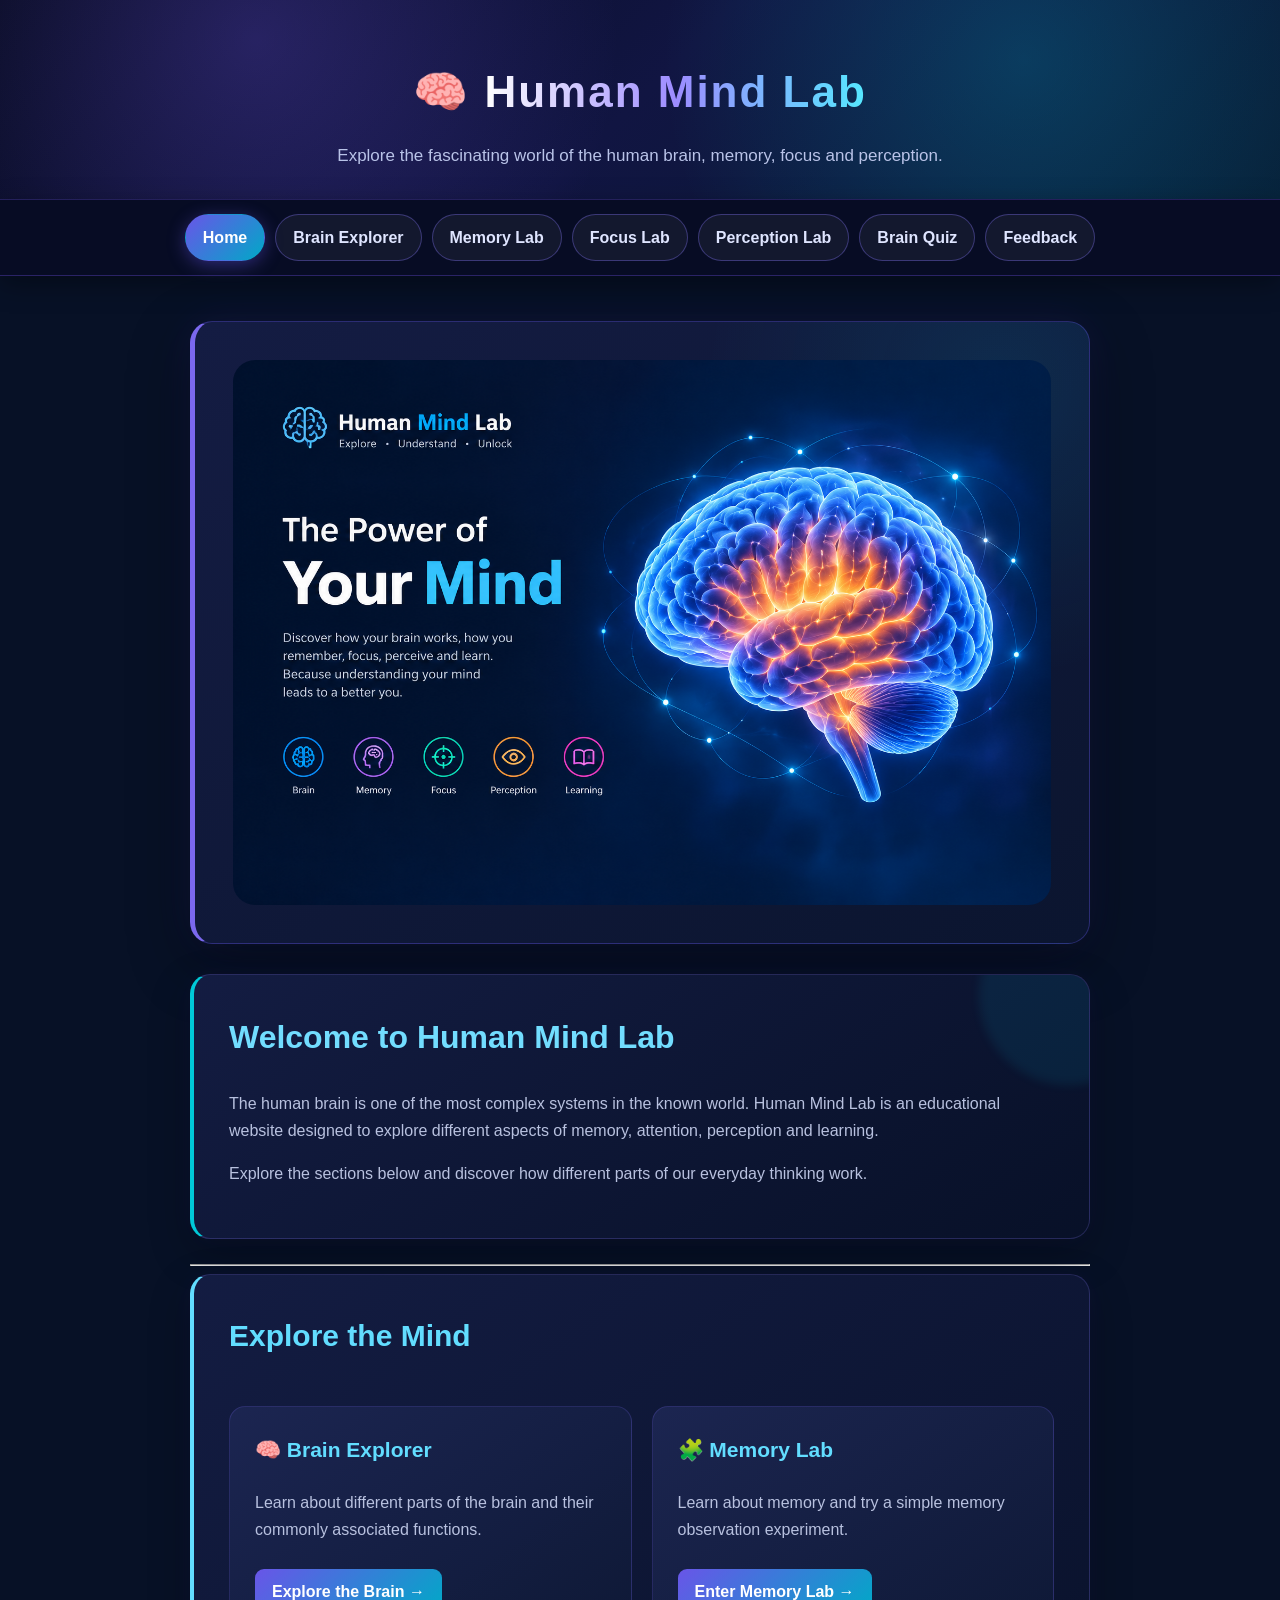
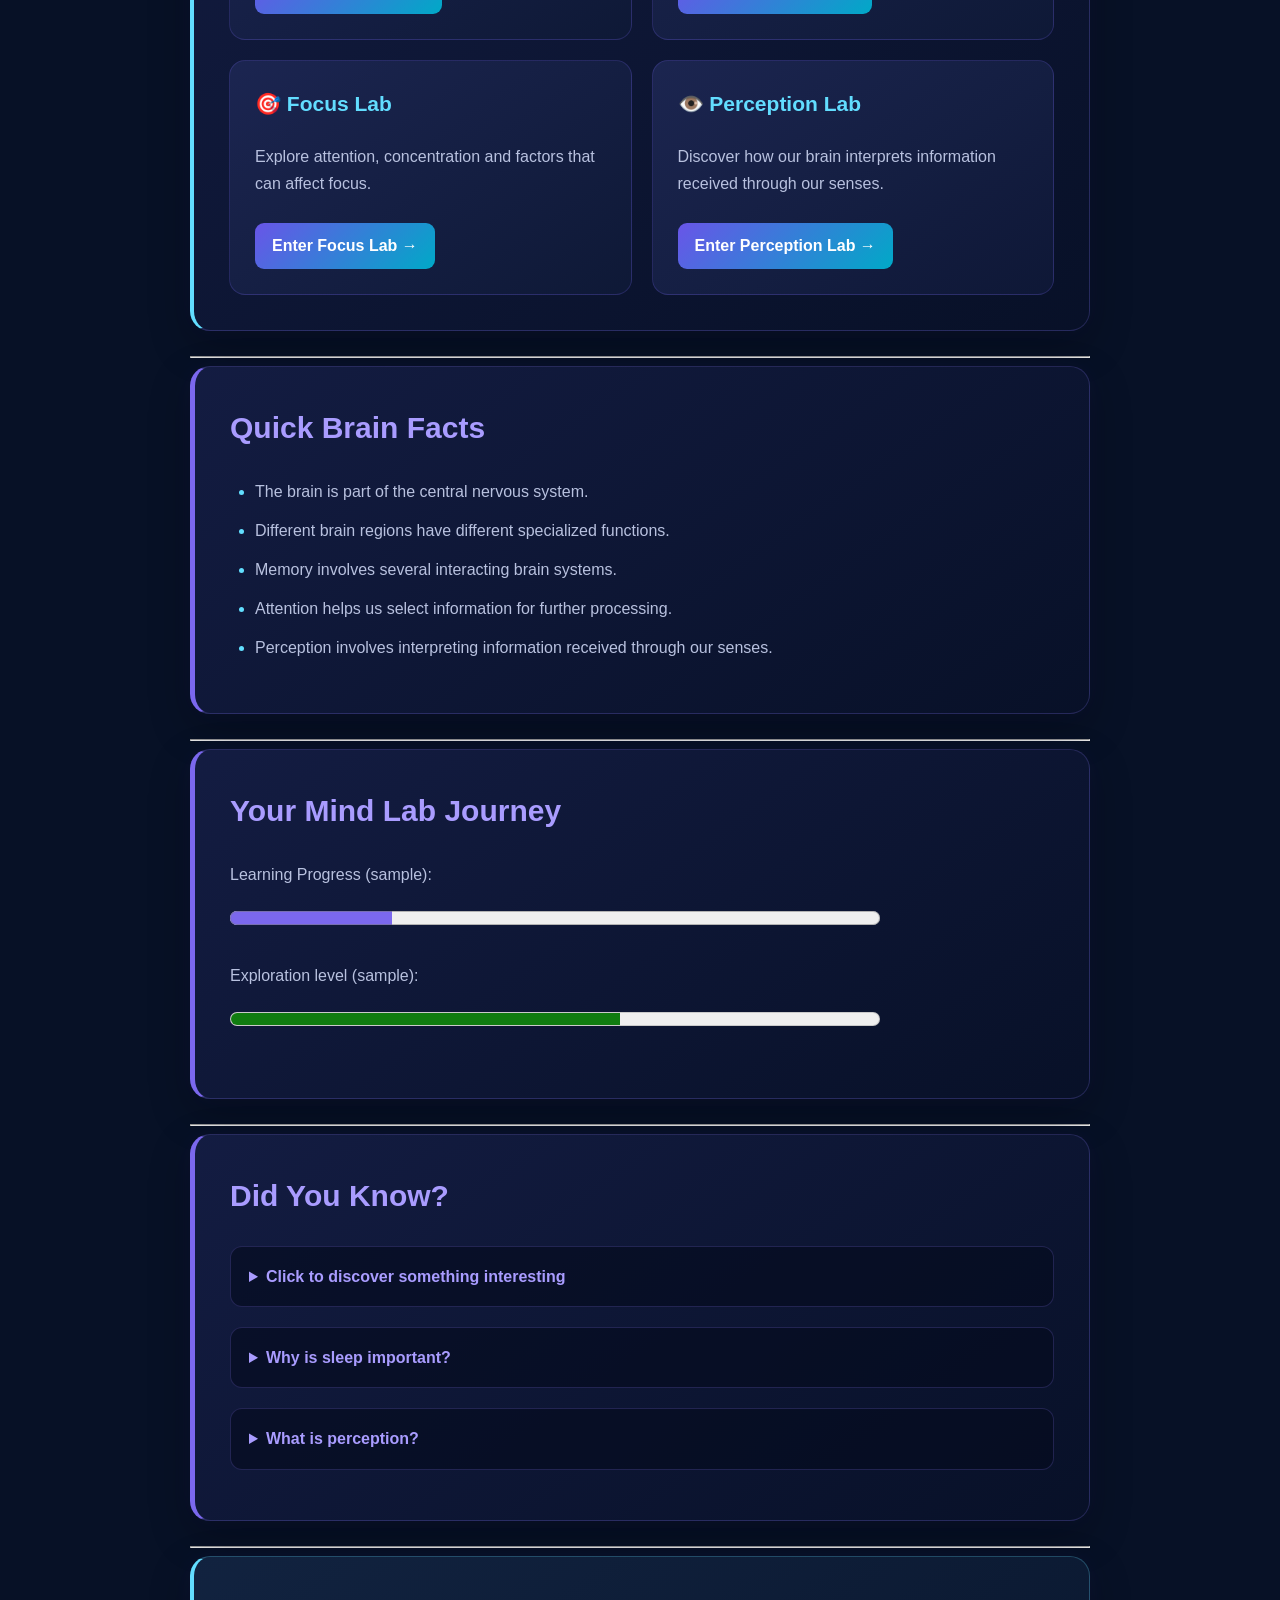
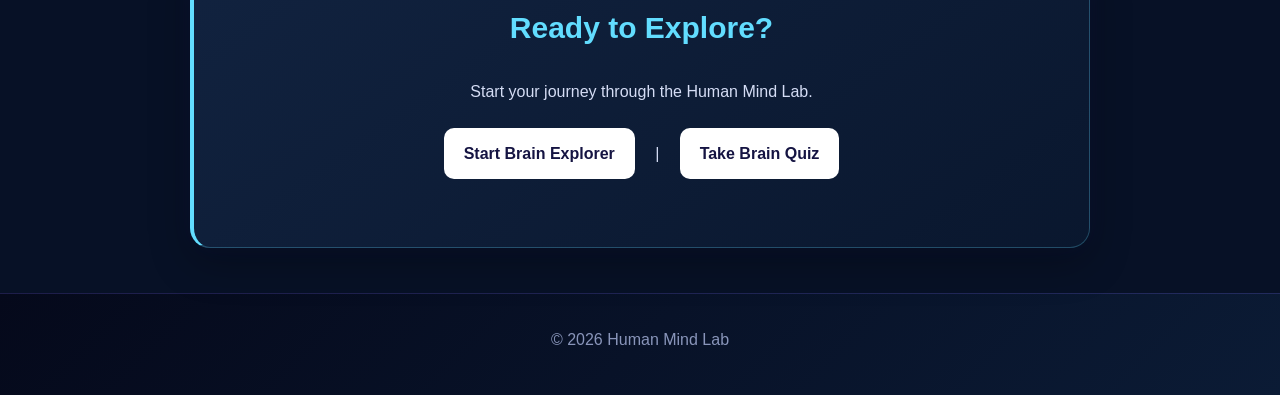
<file: index.html>
<!DOCTYPE html>
<html lang="en">

<head>
    <meta charset="UTF-8">

    <meta name="viewport"
          content="width=device-width, initial-scale=1.0">

    <title>Human Mind Lab</title>

    <meta name="description"
          content="Human Mind Lab - Explore memory, focus, perception and the human brain.">
    <link rel="icon" href="data:image/svg+xml,%3Csvg xmlns=%27http://www.w3.org/2000/svg%27 viewBox=%270 0 100 100%27%3E%3Ctext y=%27.9em%27 font-size=%2790%27%3E%F0%9F%A7%A0%3C/text%3E%3C/svg%3E">
    <meta name="theme-color" content="#071126">
    <meta property="og:type" content="website">
    <meta property="og:title" content="Human Mind Lab">
    <meta property="og:description" content="Explore the human brain, memory, focus and perception.">
    <link rel="stylesheet" href="style.css">   
</head>

<body>
    <a class="skip-link" href="#main">Skip to main content</a>


    <!-- ================= HEADER ================= -->

    <header id="top">

        <h1>
            <span class="page-icon">🧠</span> 
            <span class="page-title">Human Mind Lab</span>
        </h1>

        <p>
            Explore the fascinating world of the human brain,
            memory, focus and perception.
        </p>

        <hr>

</header>

    <!-- ================= NAVIGATION ================= -->

        <nav>

            <a href="index.html" aria-current="page">Home</a>
            <a href="brain.html">Brain Explorer</a>
            <a href="memory.html">Memory Lab</a>
            <a href="focus.html">Focus Lab</a>
            <a href="perception.html">Perception Lab</a>
            <a href="quiz.html">Brain Quiz</a>
            <a href="feedback.html">Feedback</a>

        </nav>



    <hr>


    <!-- ================= MAIN CONTENT ================= -->

    <main id="main">
         <section class="hero-image">
        <img
            src="human-mind-hero.jpg"
            alt="Human Mind Lab brain illustration"
        >
    </section>

        <!-- HERO SECTION -->

        <section>

            <h2>Welcome to Human Mind Lab</h2>

            <p>
                The human brain is one of the most complex systems
                in the known world. Human Mind Lab is an educational
                website designed to explore different aspects of
                memory, attention, perception and learning.
            </p>

            <p>
                Explore the sections below and discover how different
                parts of our everyday thinking work.
            </p>

        </section>


        <hr>


        <!-- ================= EXPLORE SECTION ================= -->

        <section>

            <h2>Explore the Mind</h2>


            <article>

                <h3>🧠 Brain Explorer</h3>

                <p>
                    Learn about different parts of the brain and
                    their commonly associated functions.
                </p>

                <a href="brain.html">
                    Explore the Brain →
                </a>

            </article>


            <article>

                <h3>🧩 Memory Lab</h3>

                <p>
                    Learn about memory and try a simple memory
                    observation experiment.
                </p>

                <a href="memory.html">
                    Enter Memory Lab →
                </a>

            </article>


            <article>

                <h3>🎯 Focus Lab</h3>

                <p>
                    Explore attention, concentration and factors
                    that can affect focus.
                </p>

                <a href="focus.html">
                    Enter Focus Lab →
                </a>

            </article>


            <article>

                <h3>👁️ Perception Lab</h3>

                <p>
                    Discover how our brain interprets information
                    received through our senses.
                </p>

                <a href="perception.html">
                    Enter Perception Lab →
                </a>

            </article>

        </section>


        <hr>


        <!-- ================= QUICK FACTS ================= -->

        <section>

            <h2>Quick Brain Facts</h2>

            <ul>

                <li>
                    The brain is part of the central nervous system.
                </li>

                <li>
                    Different brain regions have different
                    specialized functions.
                </li>

                <li>
                    Memory involves several interacting brain systems.
                </li>

                <li>
                    Attention helps us select information for
                    further processing.
                </li>

                <li>
                    Perception involves interpreting information
                    received through our senses.
                </li>

            </ul>

        </section>


        <hr>


        <!-- ================= PROGRESS SECTION ================= -->

        <section>

            <h2>Your Mind Lab Journey</h2>

            <p>
                Learning Progress (sample):
            </p>

            <progress value="25" max="100">
                25%
            </progress>

            <p>
                Exploration level (sample):
            </p>

            <meter value="3" min="0" max="5">
                3 out of 5
            </meter>

        </section>


        <hr>


        <!-- ================= DID YOU KNOW ================= -->

        <section>

            <h2>Did You Know?</h2>

            <details>

                <summary>
                    Click to discover something interesting
                </summary>

                <p>
                    Your brain continuously processes information
                    from your surroundings, even when you are not
                    consciously thinking about every detail.
                </p>

            </details>


            <details>

                <summary>
                    Why is sleep important?
                </summary>

                <p>
                    Sleep is associated with important biological
                    processes including memory consolidation,
                    learning and recovery.
                </p>

            </details>


            <details>

                <summary>
                    What is perception?
                </summary>

                <p>
                    Perception is the process through which the brain
                    interprets information received from the senses.
                </p>

            </details>

        </section>


        <hr>


        <!-- ================= CALL TO ACTION ================= -->

        <section>

            <h2>Ready to Explore?</h2>

            <p>
                Start your journey through the Human Mind Lab.
            </p>

            <p>

                <a href="brain.html">
                    Start Brain Explorer
                </a>

                &nbsp; | &nbsp;

                <a href="quiz.html">
                    Take Brain Quiz
                </a>

            </p>

        </section>

    </main>


    <hr>


    <!-- ================= FOOTER ================= -->

    <footer>

        <p>
            &copy; 2026 Human Mind Lab
        </p>

    </footer>

    <a href="#top" class="back-to-top" aria-label="Back to top">&uarr;</a>

</body>

</html>
</file>
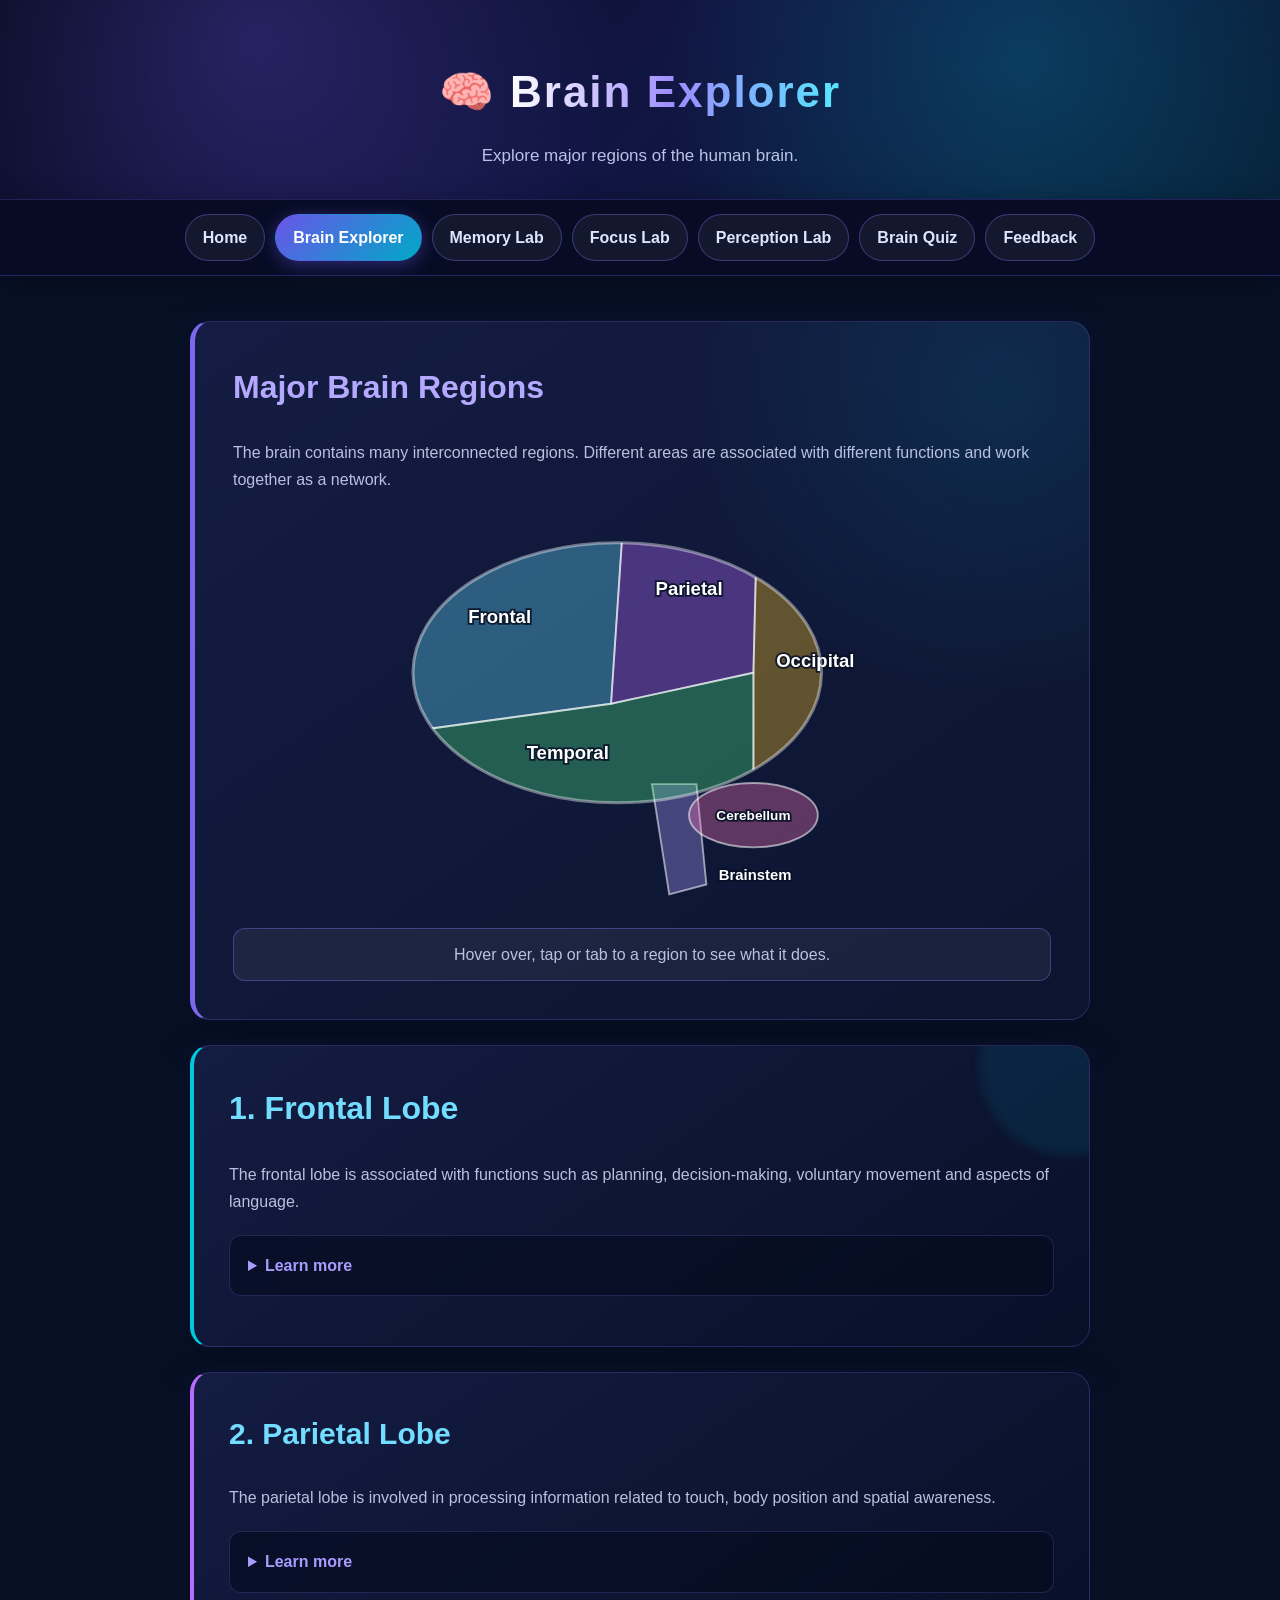
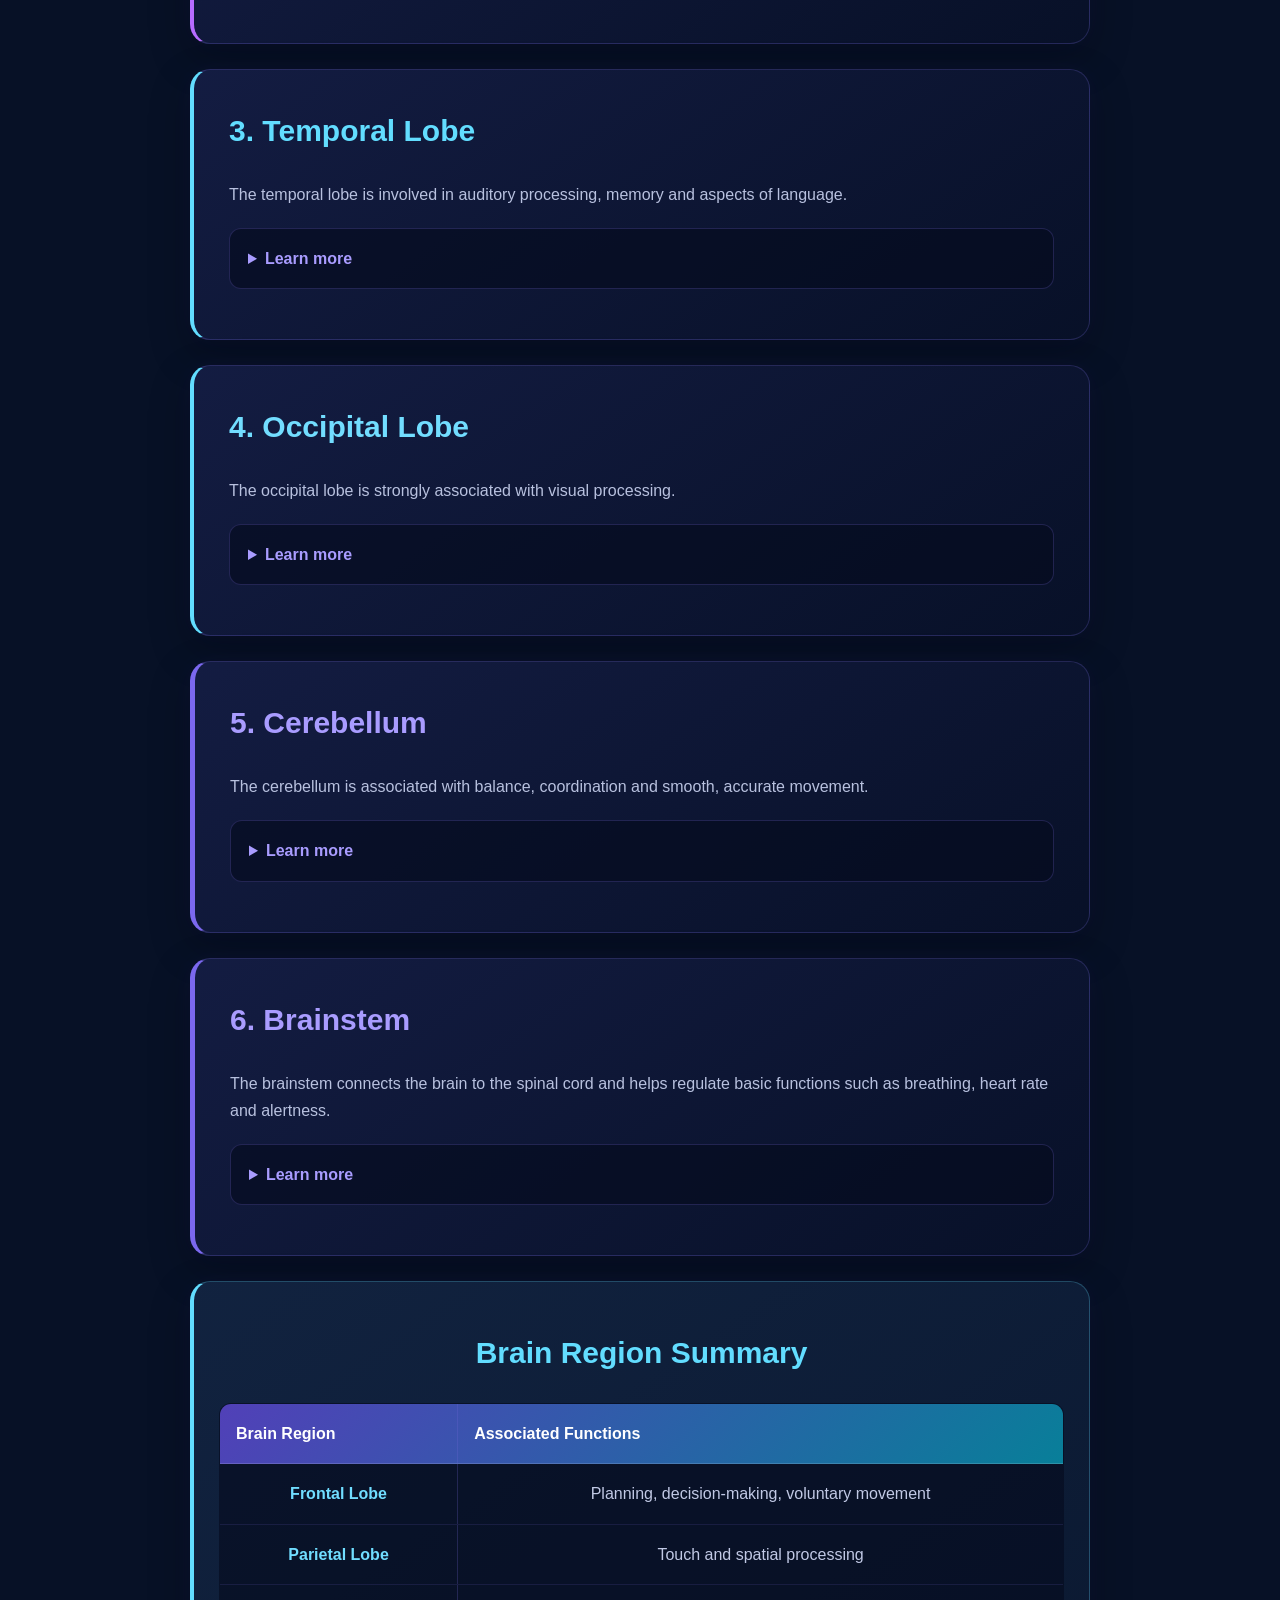
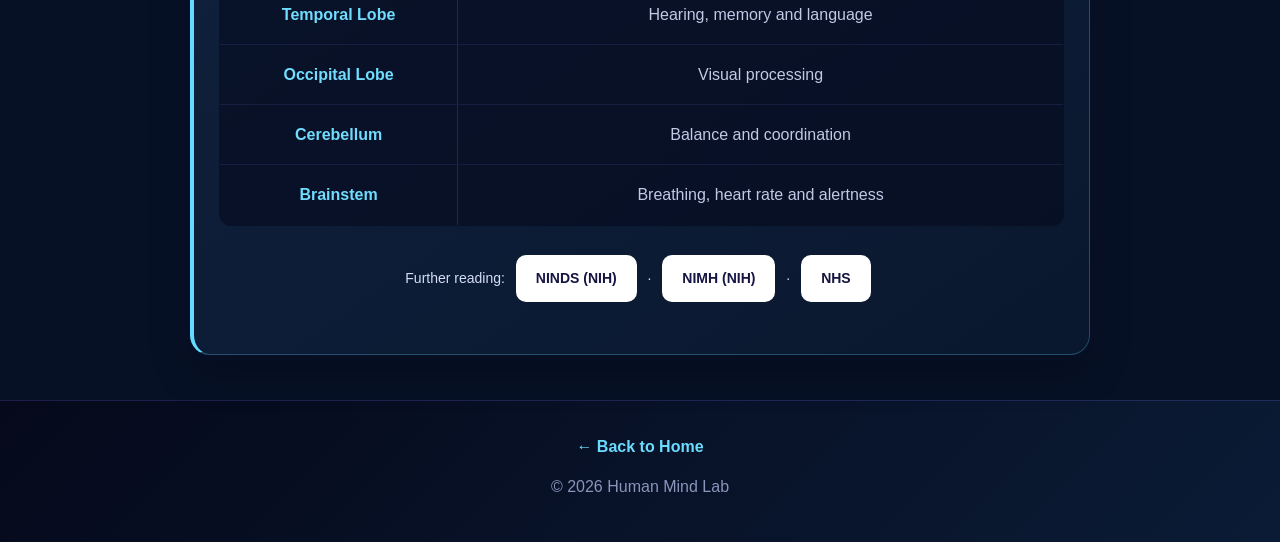
<file: brain.html>
<!DOCTYPE html>
<html lang="en">

<head>

    <meta charset="UTF-8">

    <meta name="viewport"
          content="width=device-width, initial-scale=1.0">

    <title>Brain Explorer | Human Mind Lab</title>
     <meta name="description" content="Learn about the main regions of the human brain and the functions commonly associated with them.">
    <link rel="icon" href="data:image/svg+xml,%3Csvg xmlns=%27http://www.w3.org/2000/svg%27 viewBox=%270 0 100 100%27%3E%3Ctext y=%27.9em%27 font-size=%2790%27%3E%F0%9F%A7%A0%3C/text%3E%3C/svg%3E">
    <meta name="theme-color" content="#071126">
    <meta property="og:type" content="website">
    <meta property="og:title" content="Brain Explorer | Human Mind Lab">
    <meta property="og:description" content="Learn about the main regions of the human brain and the functions commonly associated with them.">
    <link rel="stylesheet" href="style.css">

</head>


<body>
    <a class="skip-link" href="#main">Skip to main content</a>


    <header id="top">

        <h1>
            <span class="page-icon">🧠</span> 
            <span class="page-title">Brain Explorer</span>
        </h1>

        <p>
            Explore major regions of the human brain.
        </p>

        <hr>


    </header>

    <!-- ================= NAVIGATION (sticky) ================= -->
    <nav>

            <a href="index.html">Home</a>
            <a href="brain.html" aria-current="page">Brain Explorer</a>
            <a href="memory.html">Memory Lab</a>
            <a href="focus.html">Focus Lab</a>
            <a href="perception.html">Perception Lab</a>
            <a href="quiz.html">Brain Quiz</a>
            <a href="feedback.html">Feedback</a>

        </nav>


    <hr>


    <main id="main">

        <section>

            <h2>Major Brain Regions</h2>

            <p>
                The brain contains many interconnected regions.
                Different areas are associated with different
                functions and work together as a network.
            </p>

        
            <div class="brain-map">

                <svg viewBox="0 0 420 320" role="group" aria-label="Interactive brain map, side view">
                    <defs>
                        <clipPath id="brainShape"><ellipse cx="190" cy="125" rx="165" ry="105"/></clipPath>
                    </defs>
                    <g class="region r-brainstem" tabindex="0" aria-label="Brainstem"><path d="M218 215 L254 215 L262 296 L232 304 Z"/><text x="272" y="292">Brainstem</text></g>
                    <g class="region r-frontal" tabindex="0" aria-label="Frontal"><polygon points="0,0 195,0 185,150 40,170 0,170" clip-path="url(#brainShape)"/><text x="95" y="85">Frontal</text></g>
                    <g class="region r-parietal" tabindex="0" aria-label="Parietal"><polygon points="195,0 303,0 300,125 185,150" clip-path="url(#brainShape)"/><text x="248" y="62">Parietal</text></g>
                    <g class="region r-occipital" tabindex="0" aria-label="Occipital"><polygon points="303,0 420,0 420,240 300,240 300,125" clip-path="url(#brainShape)"/><text x="350" y="120">Occipital</text></g>
                    <g class="region r-temporal" tabindex="0" aria-label="Temporal"><polygon points="0,168 40,170 185,150 300,125 300,240 0,240" clip-path="url(#brainShape)"/><text x="150" y="195">Temporal</text></g>
                    <ellipse class="outline" cx="190" cy="125" rx="165" ry="105"/>
                    <g class="region r-cerebellum" tabindex="0" aria-label="Cerebellum"><ellipse cx="300" cy="240" rx="52" ry="26"/><text x="300" y="244">Cerebellum</text></g>
                </svg>

                <p class="map-info info-default">Hover over, tap or tab to a region to see what it does.</p>
                <p class="map-info info-frontal"><strong>Frontal lobe:</strong> planning, decision-making and voluntary movement.</p>
                <p class="map-info info-parietal"><strong>Parietal lobe:</strong> touch, body position and spatial awareness.</p>
                <p class="map-info info-temporal"><strong>Temporal lobe:</strong> hearing, memory and language.</p>
                <p class="map-info info-occipital"><strong>Occipital lobe:</strong> visual processing.</p>
                <p class="map-info info-cerebellum"><strong>Cerebellum:</strong> balance and coordination.</p>
                <p class="map-info info-brainstem"><strong>Brainstem:</strong> breathing, heart rate and alertness.</p>

            </div>

        </section>


        <section>

            <h2>1. Frontal Lobe</h2>

            <p>
                The frontal lobe is associated with functions such
                as planning, decision-making, voluntary movement
                and aspects of language.
            </p>

            <details>

                <summary>
                    Learn more
                </summary>

                <p>
                    The frontal lobe contains areas involved in
                    executive functions and voluntary motor control.
                </p>

            </details>

        </section>


        <section>

            <h2>2. Parietal Lobe</h2>

            <p>
                The parietal lobe is involved in processing
                information related to touch, body position and
                spatial awareness.
            </p>

            <details>

                <summary>
                    Learn more
                </summary>

                <p>
                    Information from different senses can be
                    integrated to help the brain understand
                    spatial relationships.
                </p>

            </details>

        </section>


        <section>

            <h2>3. Temporal Lobe</h2>

            <p>
                The temporal lobe is involved in auditory
                processing, memory and aspects of language.
            </p>

            <details>

                <summary>
                    Learn more
                </summary>

                <p>
                    The temporal lobe includes areas linked to hearing and understanding speech. Nearby structures such as the hippocampus are important for forming new memories.
                </p>

            </details>

        </section>


        <section>

            <h2>4. Occipital Lobe</h2>

            <p>
                The occipital lobe is strongly associated with
                visual processing.
            </p>

            <details>

                <summary>
                    Learn more
                </summary>

                <p>
                    The occipital lobe, at the back of the brain, receives signals from the eyes and helps interpret shape, color and movement.
                </p>

            </details>

        </section>


        <section>

            <h2>5. Cerebellum</h2>

            <p>
                The cerebellum is associated with balance,
                coordination and smooth, accurate movement.
            </p>

            <details>

                <summary>
                    Learn more
                </summary>

                <p>
                    It sits at the back and bottom of the brain and
                    helps fine-tune movements, such as walking or
                    catching a ball.
                </p>

            </details>

        </section>


        <section>

            <h2>6. Brainstem</h2>

            <p>
                The brainstem connects the brain to the spinal cord
                and helps regulate basic functions such as breathing,
                heart rate and alertness.
            </p>

            <details>

                <summary>
                    Learn more
                </summary>

                <p>
                    Many signals traveling between the brain and the
                    body pass through the brainstem.
                </p>

            </details>

        </section>


        <section>

            <h2>Brain Region Summary</h2>

            <table border="1">

                <thead>

                    <tr>

                        <th>Brain Region</th>

                        <th>Associated Functions</th>

                    </tr>

                </thead>


                <tbody>

                    <tr>

                        <td>Frontal Lobe</td>

                        <td>
                            Planning, decision-making,
                            voluntary movement
                        </td>

                    </tr>


                    <tr>

                        <td>Parietal Lobe</td>

                        <td>
                            Touch and spatial processing
                        </td>

                    </tr>


                    <tr>

                        <td>Temporal Lobe</td>

                        <td>
                            Hearing, memory and language
                        </td>

                    </tr>


                    <tr>

                        <td>Occipital Lobe</td>

                        <td>
                            Visual processing
                        </td>

                    </tr>

                    <tr>

                        <td>Cerebellum</td>

                        <td>
                            Balance and coordination
                        </td>

                    </tr>


                    <tr>

                        <td>Brainstem</td>

                        <td>
                            Breathing, heart rate and alertness
                        </td>

                    </tr>


                </tbody>

            </table>
            <p class="sources">
                Further reading:
                <a href="https://www.ninds.nih.gov/" target="_blank" rel="noopener">NINDS (NIH)</a> &middot;
                <a href="https://www.nimh.nih.gov/" target="_blank" rel="noopener">NIMH (NIH)</a> &middot;
                <a href="https://www.nhs.uk/" target="_blank" rel="noopener">NHS</a>
            </p>


        </section>

    </main>


    <hr>


    <footer>

        <a href="index.html">
            ← Back to Home
        </a>

        <p>
            &copy; 2026 Human Mind Lab
        </p>

    </footer>

    <a href="#top" class="back-to-top" aria-label="Back to top">&uarr;</a>

</body>

</html>
</file>
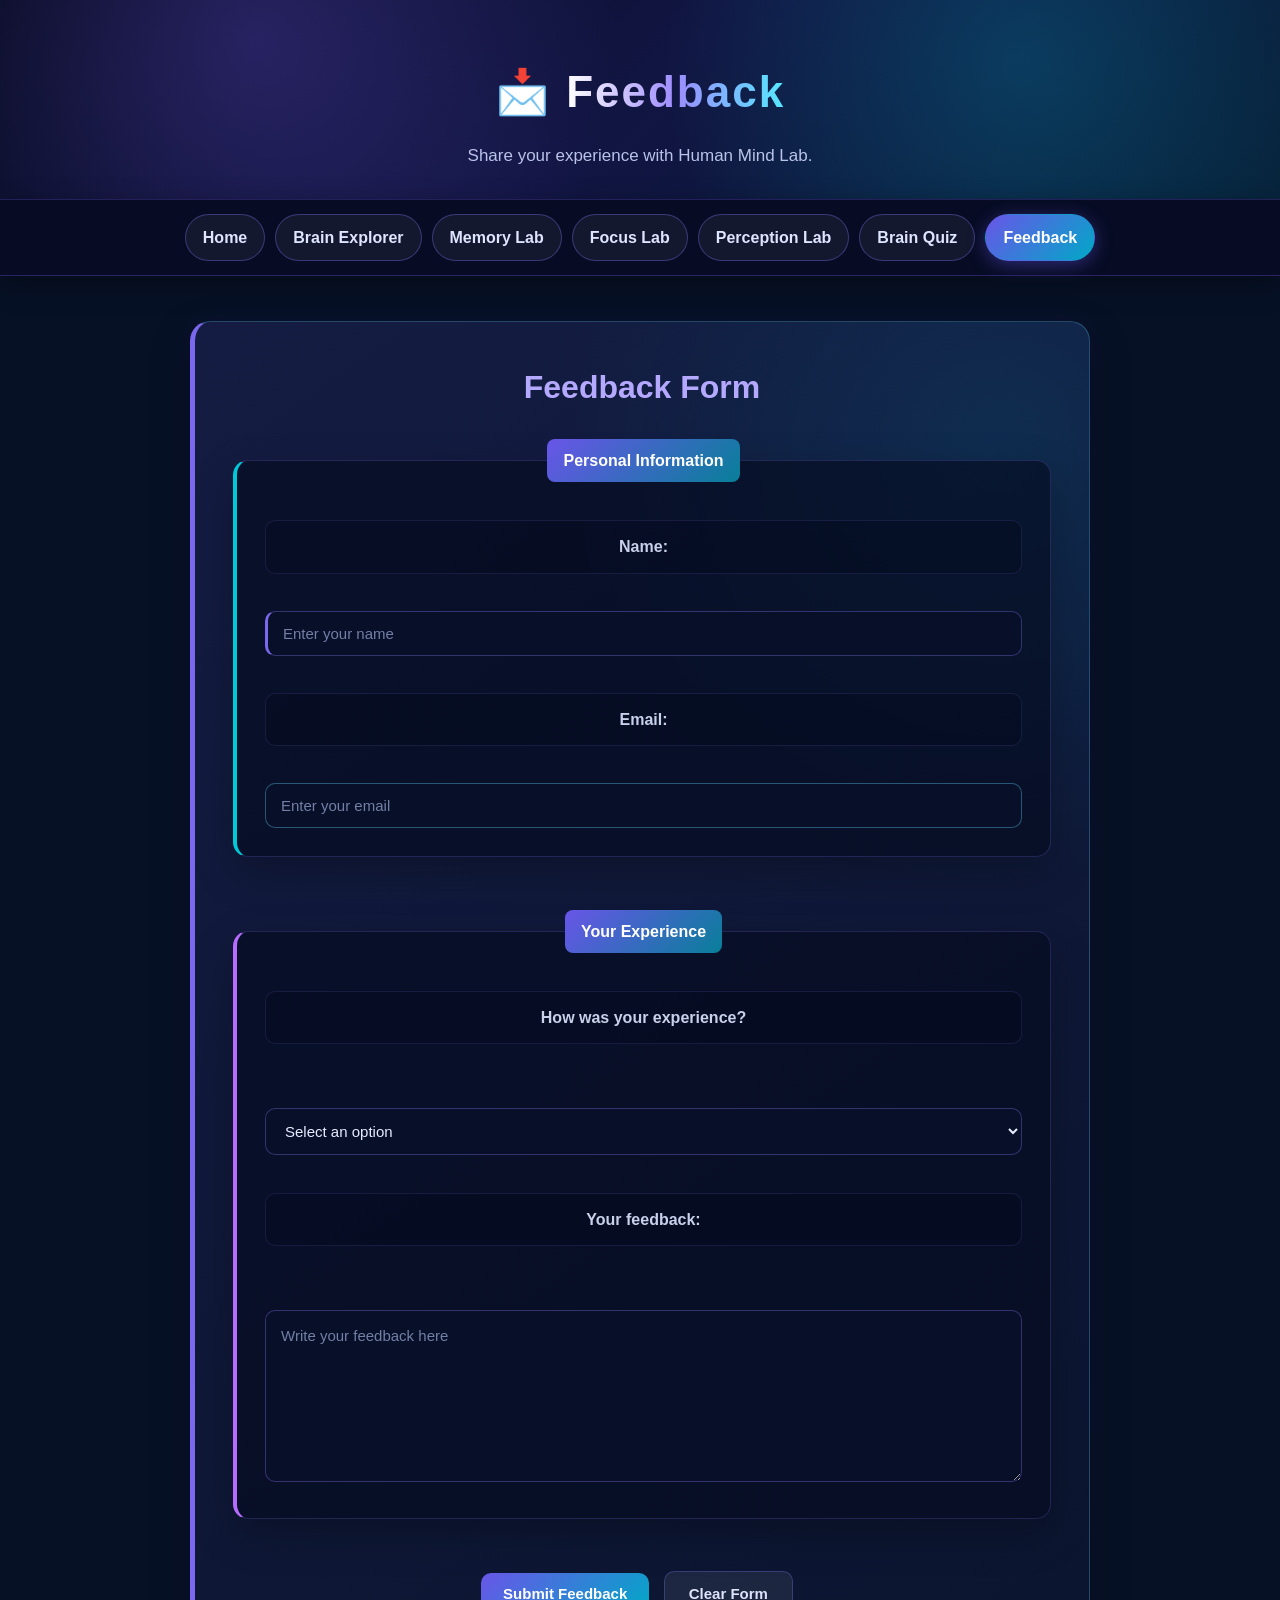
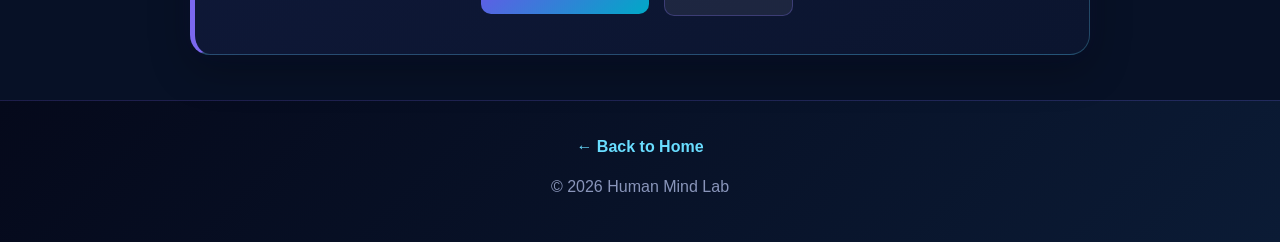
<file: feedback.html>
<!DOCTYPE html>
<html lang="en">

<head>

    <meta charset="UTF-8">

    <meta name="viewport"
          content="width=device-width, initial-scale=1.0">

    <title>Feedback | Human Mind Lab</title>
    <meta name="description" content="Share your feedback about Human Mind Lab.">
    <link rel="icon" href="data:image/svg+xml,%3Csvg xmlns=%27http://www.w3.org/2000/svg%27 viewBox=%270 0 100 100%27%3E%3Ctext y=%27.9em%27 font-size=%2790%27%3E%F0%9F%A7%A0%3C/text%3E%3C/svg%3E">
    <meta name="theme-color" content="#071126">
    <meta property="og:type" content="website">
    <meta property="og:title" content="Feedback | Human Mind Lab">
    <meta property="og:description" content="Share your feedback about Human Mind Lab.">
    <link rel="stylesheet" href="style.css">

</head>


<body>
    <a class="skip-link" href="#main">Skip to main content</a>


    <header id="top">

        <h1>
            <span class="page-icon">📩</span> 
            <span class="page-title">Feedback</span>
        </h1>

        <p>
            Share your experience with Human Mind Lab.
        </p>

        <hr>


    </header>

    <!-- ================= NAVIGATION (sticky) ================= -->
    <nav>

            <a href="index.html">Home</a>
            <a href="brain.html">Brain Explorer</a>
            <a href="memory.html">Memory Lab</a>
            <a href="focus.html">Focus Lab</a>
            <a href="perception.html">Perception Lab</a>
            <a href="quiz.html">Brain Quiz</a>
            <a href="feedback.html" aria-current="page">Feedback</a>

        </nav>


    <hr>


    <main id="main">

        <section>

            <h2>Feedback Form</h2>

            <form>

                <fieldset>

                    <legend>
                        Personal Information
                    </legend>


                    <label for="name">
                        Name:
                    </label>

                    <br>

                    <input
                        type="text"
                        id="name"
                        name="name"
                        placeholder="Enter your name"
                        required
                    >

                    <br><br>


                    <label for="email">
                        Email:
                    </label>

                    <br>

                    <input
                        type="email"
                        id="email"
                        name="email"
                        placeholder="Enter your email"
                        autocomplete="email"
                    >

                </fieldset>


                <br>


                <fieldset>

                    <legend>
                        Your Experience
                    </legend>


                    <label for="experience">
                        How was your experience?
                    </label>

                    <br><br>

                    <select
                        id="experience"
                        name="experience"
                        required>

                        <option value="">
                            Select an option
                        </option>

                        <option value="excellent">
                            Excellent
                        </option>

                        <option value="good">
                            Good
                        </option>

                        <option value="average">
                            Average
                        </option>

                        <option value="needs-improvement">
                            Needs Improvement
                        </option>

                    </select>


                    <br><br>


                    <label for="message">
                        Your feedback:
                    </label>

                    <br><br>

                    <textarea
                        id="message"
                        name="message"
                        rows="6"
                        cols="40"
                        placeholder="Write your feedback here"
                        required></textarea>

                </fieldset>


                <br>


                <button type="submit">
                    Submit Feedback
                </button>

                <button type="reset">
                    Clear Form
                </button>

            </form>

        </section>

    </main>


    <hr>


    <footer>

        <a href="index.html">
            ← Back to Home
        </a>

        <p>
            &copy; 2026 Human Mind Lab
        </p>

    </footer>

    <a href="#top" class="back-to-top" aria-label="Back to top">&uarr;</a>

</body>

</html>
</file>
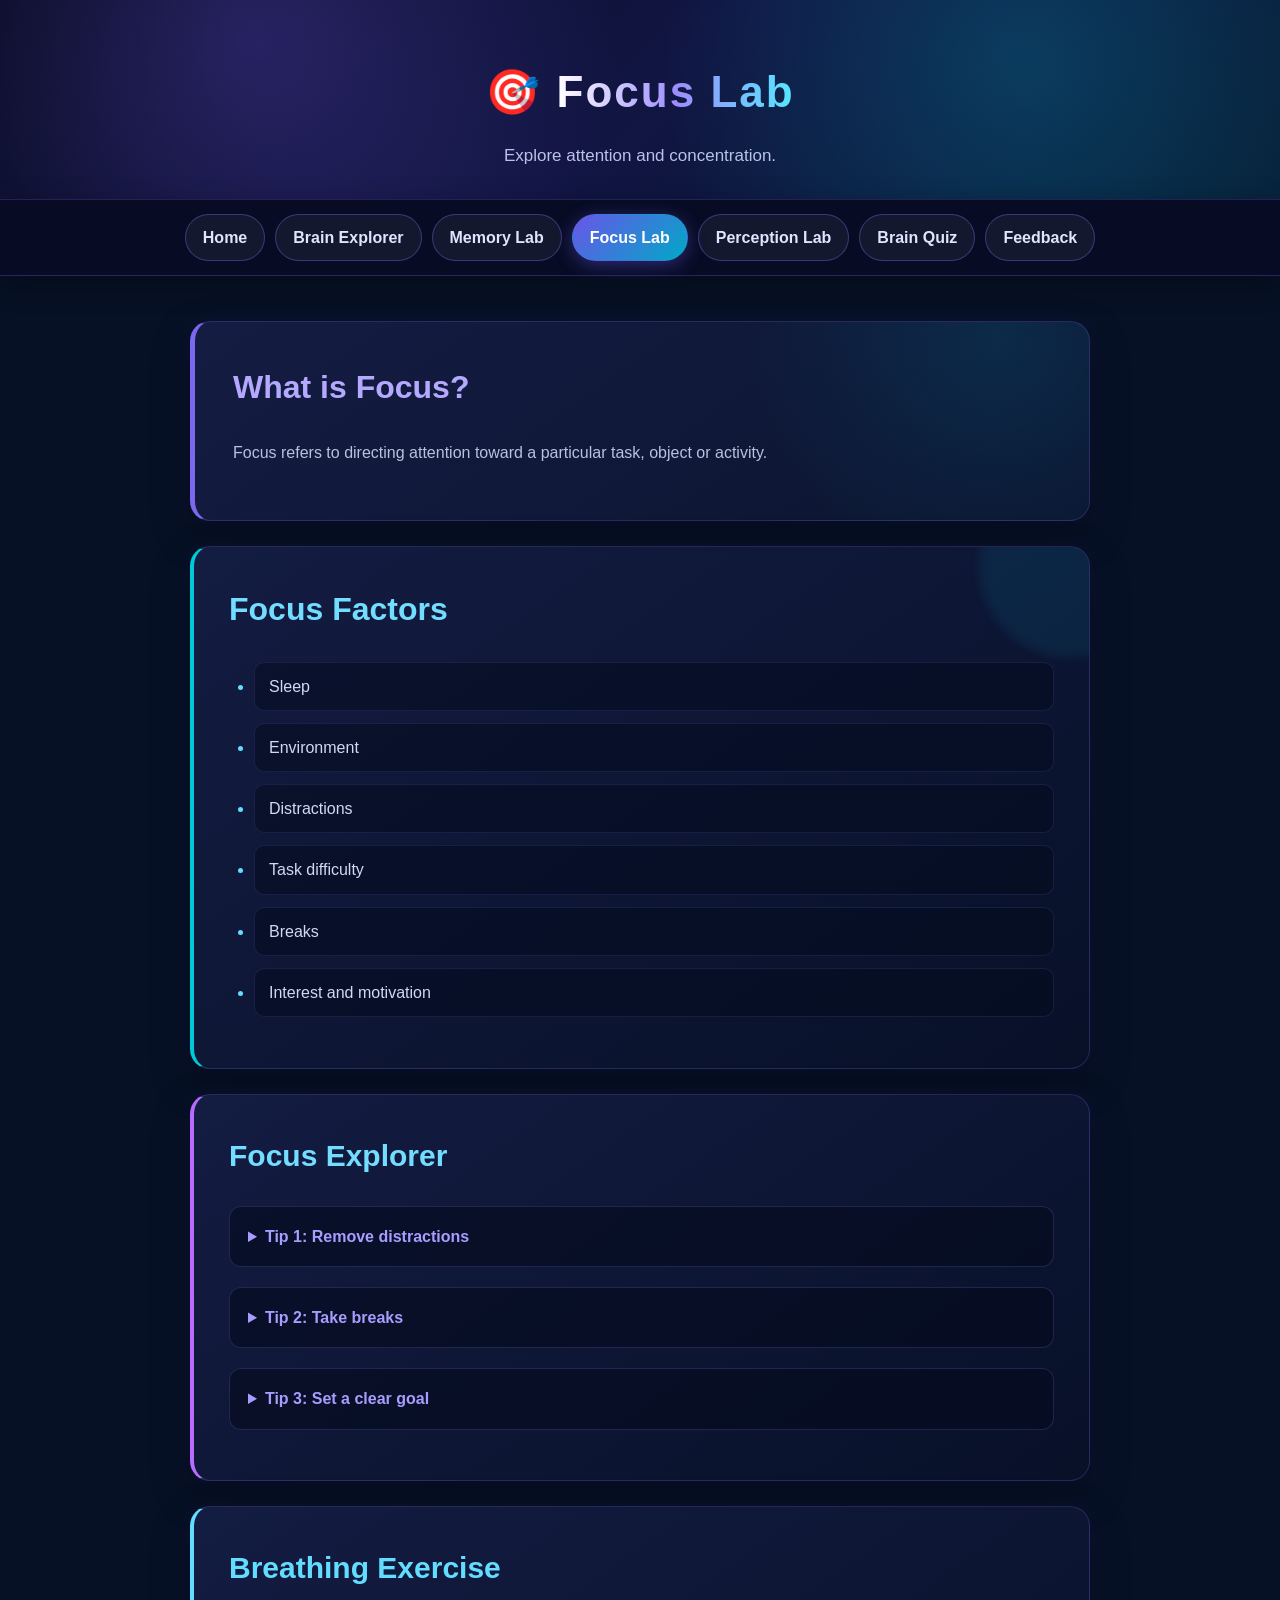
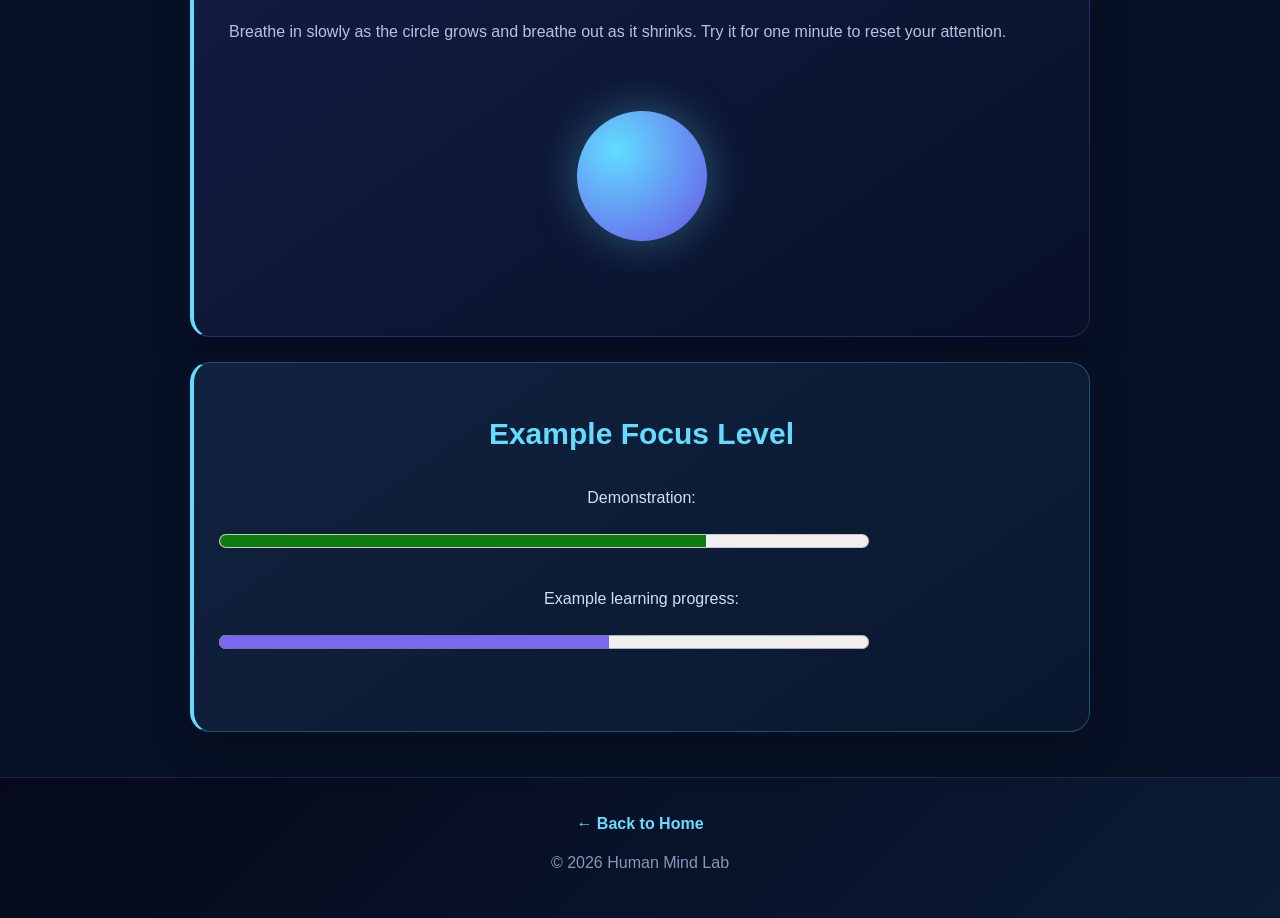
<file: focus.html>
<!DOCTYPE html>
<html lang="en">

<head>

    <meta charset="UTF-8">

    <meta name="viewport"
          content="width=device-width, initial-scale=1.0">

    <title>Focus Lab | Human Mind Lab</title>
    <meta name="description" content="Explore attention and concentration, and learn simple tips to stay focused.">
    <link rel="icon" href="data:image/svg+xml,%3Csvg xmlns=%27http://www.w3.org/2000/svg%27 viewBox=%270 0 100 100%27%3E%3Ctext y=%27.9em%27 font-size=%2790%27%3E%F0%9F%A7%A0%3C/text%3E%3C/svg%3E">
    <meta name="theme-color" content="#071126">
    <meta property="og:type" content="website">
    <meta property="og:title" content="Focus Lab | Human Mind Lab">
    <meta property="og:description" content="Explore attention and concentration, and learn simple tips to stay focused.">
    <link rel="stylesheet" href="style.css">

</head>


<body>
    <a class="skip-link" href="#main">Skip to main content</a>


    <header id="top">

        <h1>
          <span class="page-icon">🎯</span>
          <span class="page-title">Focus Lab</span>
       </h1>

        <p>
            Explore attention and concentration.
        </p>

        <hr>


    </header>

    <!-- ================= NAVIGATION (sticky) ================= -->
    <nav>

            <a href="index.html">Home</a>
            <a href="brain.html">Brain Explorer</a>
            <a href="memory.html">Memory Lab</a>
            <a href="focus.html" aria-current="page">Focus Lab</a>
            <a href="perception.html">Perception Lab</a>
            <a href="quiz.html">Brain Quiz</a>
            <a href="feedback.html">Feedback</a>

        </nav>


    <hr>


    <main id="main">

        <section>

            <h2>What is Focus?</h2>

            <p>
                Focus refers to directing attention toward a
                particular task, object or activity.
            </p>

        </section>


        <section>

            <h2>Focus Factors</h2>

            <ul>

                <li>Sleep</li>

                <li>Environment</li>

                <li>Distractions</li>

                <li>Task difficulty</li>

                <li>Breaks</li>

                <li>Interest and motivation</li>

            </ul>

        </section>


        <section>

            <h2>Focus Explorer</h2>

            <details>

                <summary>
                    Tip 1: Remove distractions
                </summary>

                <p>
                    Reducing unnecessary interruptions can help
                    maintain attention on a task.
                </p>

            </details>


            <details>

                <summary>
                    Tip 2: Take breaks
                </summary>

                <p>
                    Short breaks can provide an opportunity to
                    reset attention during longer tasks.
                </p>

            </details>


            <details>

                <summary>
                    Tip 3: Set a clear goal
                </summary>

                <p>
                    A clearly defined task can make it easier
                    to direct attention.
                </p>

            </details>

        </section>


        <section class="breathing">

            <h2>Breathing Exercise</h2>

            <p>
                Breathe in slowly as the circle grows and breathe out
                as it shrinks. Try it for one minute to reset your attention.
            </p>

            <div class="breath-wrap">
                <div class="breath-circle">
                    <span class="breath-in">Breathe in</span>
                    <span class="breath-out">Breathe out</span>
                </div>
            </div>

        </section>

        <section>

            <h2>Example Focus Level</h2>

            <p>
                Demonstration:
            </p>

            <meter
                min="0"
                max="100"
                value="75">
                75%
            </meter>

            <p>
                Example learning progress:
            </p>

            <progress
                value="60"
                max="100">
                60%
            </progress>

        </section>

    </main>


    <hr>


    <footer>

        <a href="index.html">
            ← Back to Home
        </a>

        <p>
            &copy; 2026 Human Mind Lab
        </p>

    </footer>

    <a href="#top" class="back-to-top" aria-label="Back to top">&uarr;</a>

</body>

</html>
</file>
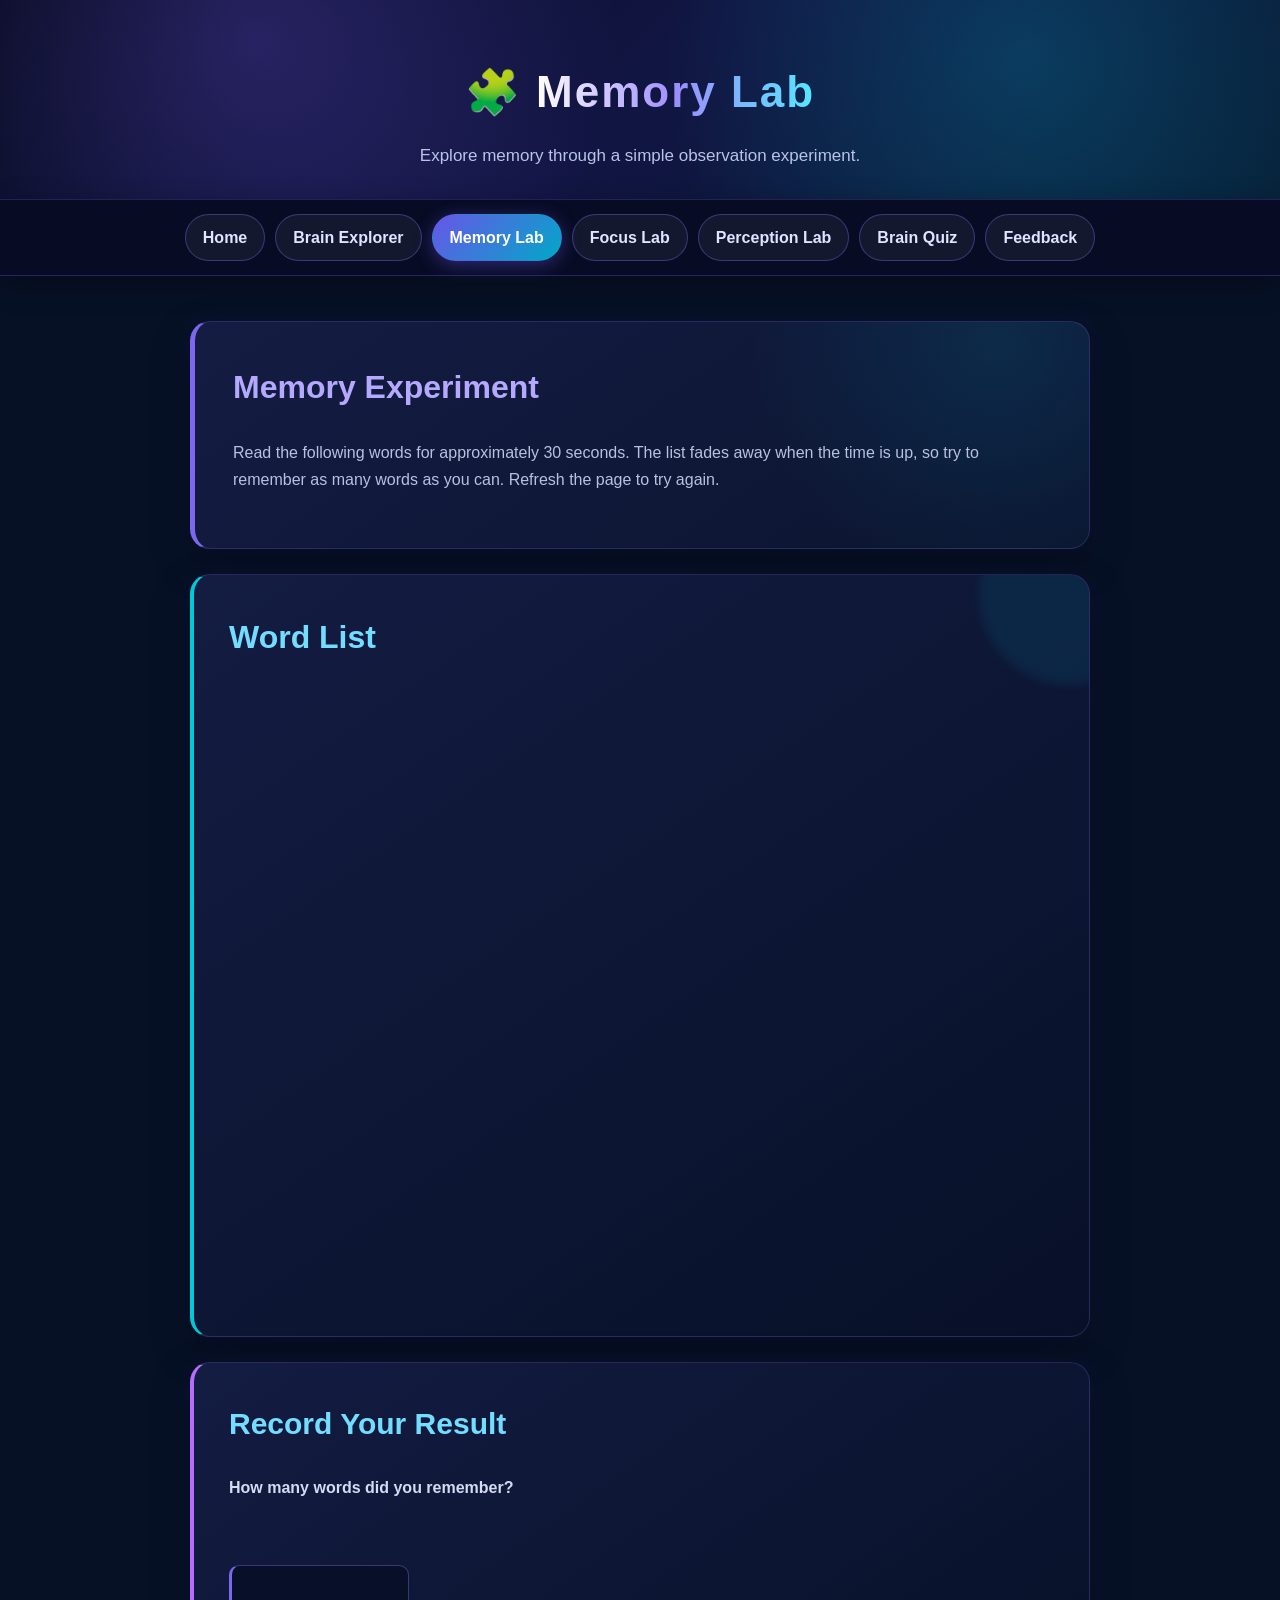
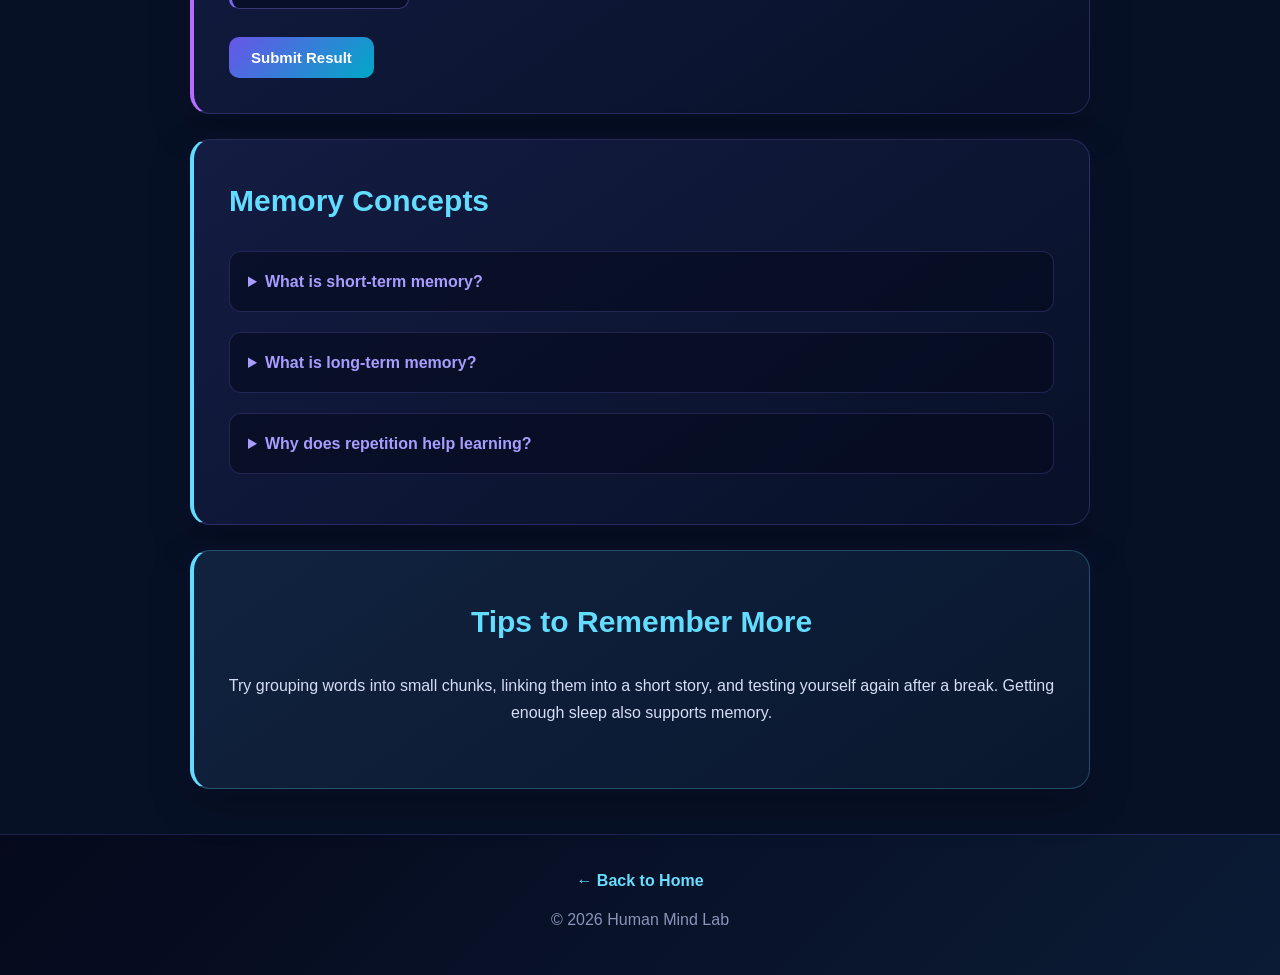
<file: memory.html>
<!DOCTYPE html>
<html lang="en">

<head>

    <meta charset="UTF-8">

    <meta name="viewport"
          content="width=device-width, initial-scale=1.0">

    <title>Memory Lab | Human Mind Lab</title>
    <meta name="description" content="Try a simple memory experiment and learn about short-term and long-term memory.">
    <link rel="icon" href="data:image/svg+xml,%3Csvg xmlns=%27http://www.w3.org/2000/svg%27 viewBox=%270 0 100 100%27%3E%3Ctext y=%27.9em%27 font-size=%2790%27%3E%F0%9F%A7%A0%3C/text%3E%3C/svg%3E">
    <meta name="theme-color" content="#071126">
    <meta property="og:type" content="website">
    <meta property="og:title" content="Memory Lab | Human Mind Lab">
    <meta property="og:description" content="Try a simple memory experiment and learn about short-term and long-term memory.">
    <link rel="stylesheet" href="style.css"> 

</head>


<body>
    <a class="skip-link" href="#main">Skip to main content</a>


    <header id="top">

        <h1>
           <span class="page-icon">🧩</span>
           <span class="page-title">Memory Lab</span>
       </h1>

        <p>
            Explore memory through a simple observation experiment.
        </p>

        <hr>


    </header>

    <!-- ================= NAVIGATION (sticky) ================= -->
    <nav>

            <a href="index.html">Home</a>
            <a href="brain.html">Brain Explorer</a>
            <a href="memory.html" aria-current="page">Memory Lab</a>
            <a href="focus.html">Focus Lab</a>
            <a href="perception.html">Perception Lab</a>
            <a href="quiz.html">Brain Quiz</a>
            <a href="feedback.html">Feedback</a>

        </nav>


    <hr>


    <main id="main">

        <section>

            <h2>Memory Experiment</h2>

            <p>
                Read the following words for approximately
                30 seconds. The list fades away when the time is up,
                so try to remember as many words as you can.
                Refresh the page to try again.
            </p>

        </section>


        <section>

            <h2>Word List</h2>

            <ol class="word-list">

                <li>Apple</li>
                <li>Mountain</li>
                <li>River</li>
                <li>Book</li>
                <li>Window</li>
                <li>Garden</li>
                <li>Computer</li>
                <li>Ocean</li>
                <li>Camera</li>
                <li>Cloud</li>

            </ol>

        </section>


        <section>

            <h2>Record Your Result</h2>

            <form>

                <label for="score">
                    How many words did you remember?
                </label>

                <br><br>

                <input
                    type="number"
                    id="score"
                    name="score"
                    min="0"
                    max="10"
                    required
                >

                <br><br>

                <button type="submit">
                    Submit Result
                </button>

            </form>

        </section>


        <section>

            <h2>Memory Concepts</h2>

            <details>

                <summary>
                    What is short-term memory?
                </summary>

                <p>
                    Short-term memory refers to the temporary
                    holding of information for a limited period.
                </p>

            </details>


            <details>

                <summary>
                    What is long-term memory?
                </summary>

                <p>
                    Long-term memory refers to information that
                    can be retained for longer periods.
                </p>

            </details>


            <details>

                <summary>
                    Why does repetition help learning?
                </summary>

                <p>
                    Repeated exposure and active retrieval can
                    support learning and memory.
                </p>

            </details>

        </section>


        <section>

            <h2>Tips to Remember More</h2>

            <p>
                Try grouping words into small chunks, linking them
                into a short story, and testing yourself again after
                a break. Getting enough sleep also supports memory.
            </p>

        </section>

    </main>


    <hr>


    <footer>

        <a href="index.html">
            ← Back to Home
        </a>

        <p>
            &copy; 2026 Human Mind Lab
        </p>

    </footer>

    <a href="#top" class="back-to-top" aria-label="Back to top">&uarr;</a>

</body>

</html>
</file>
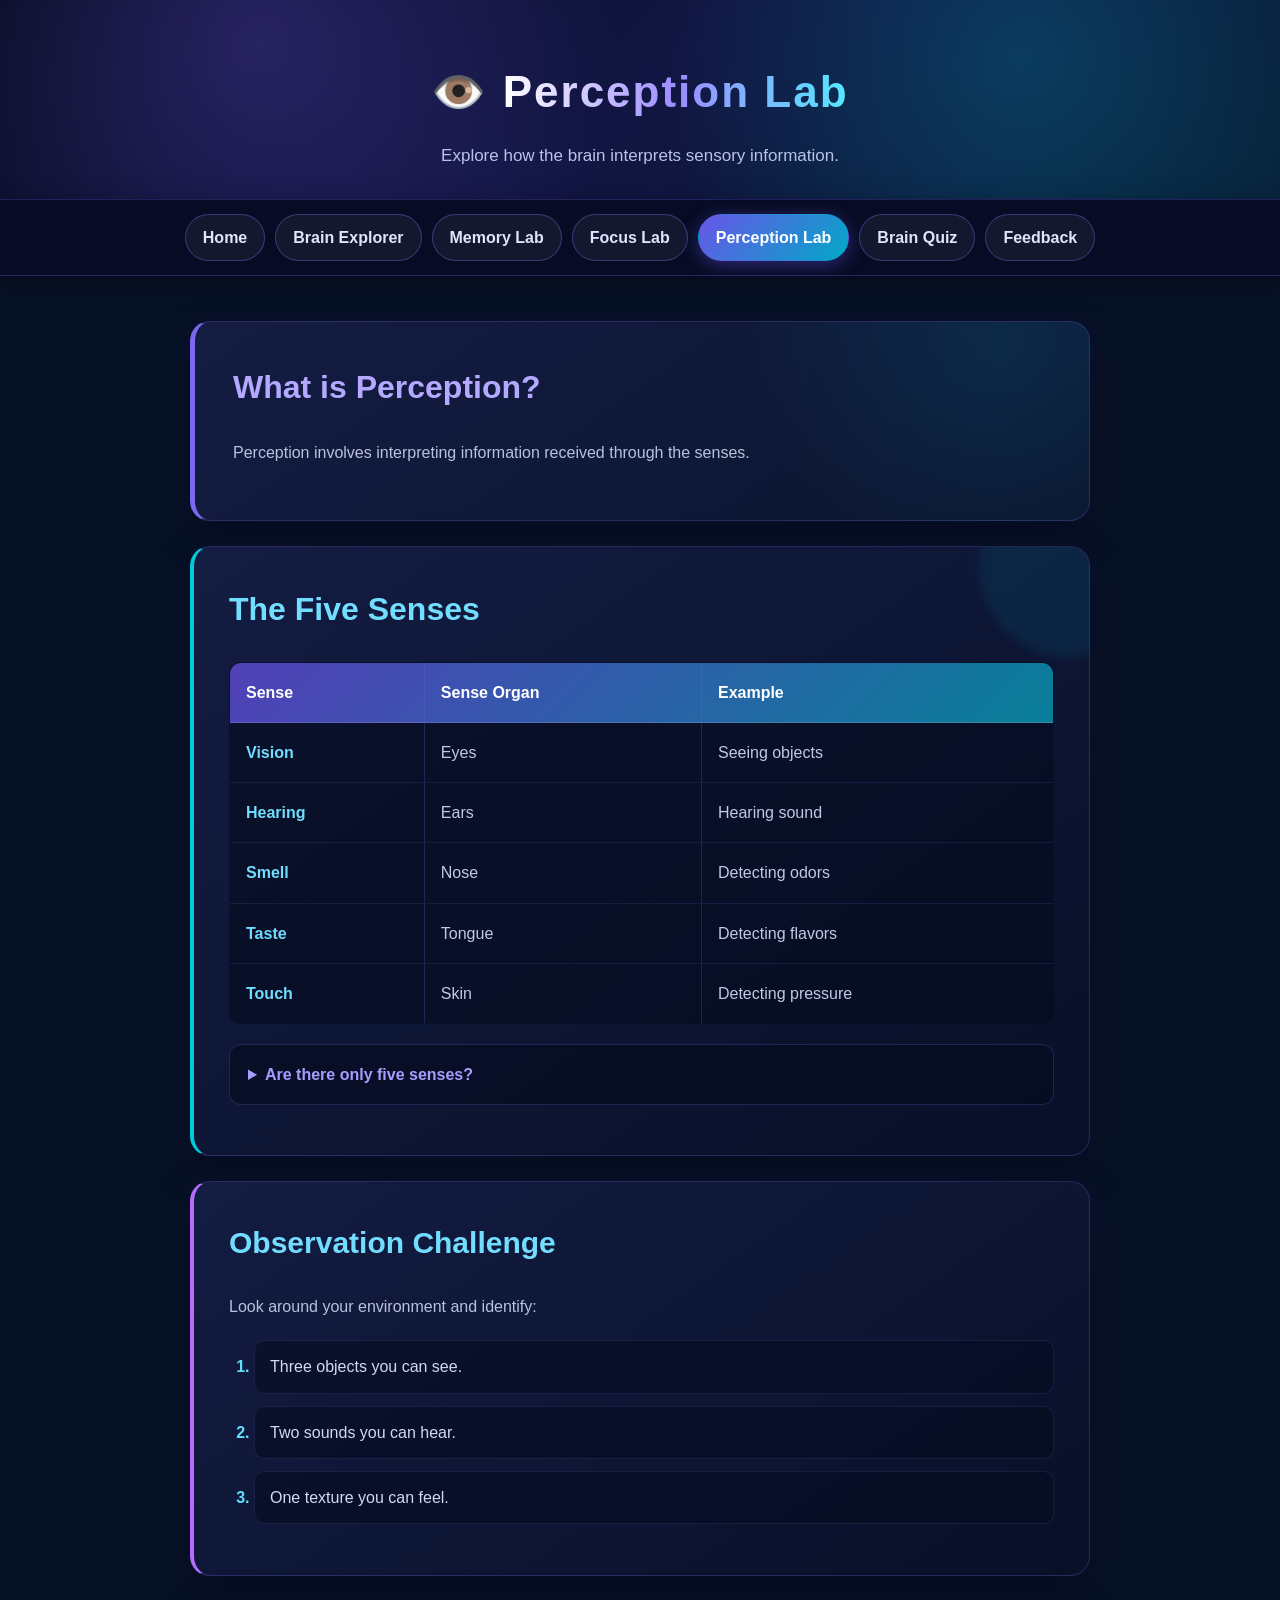
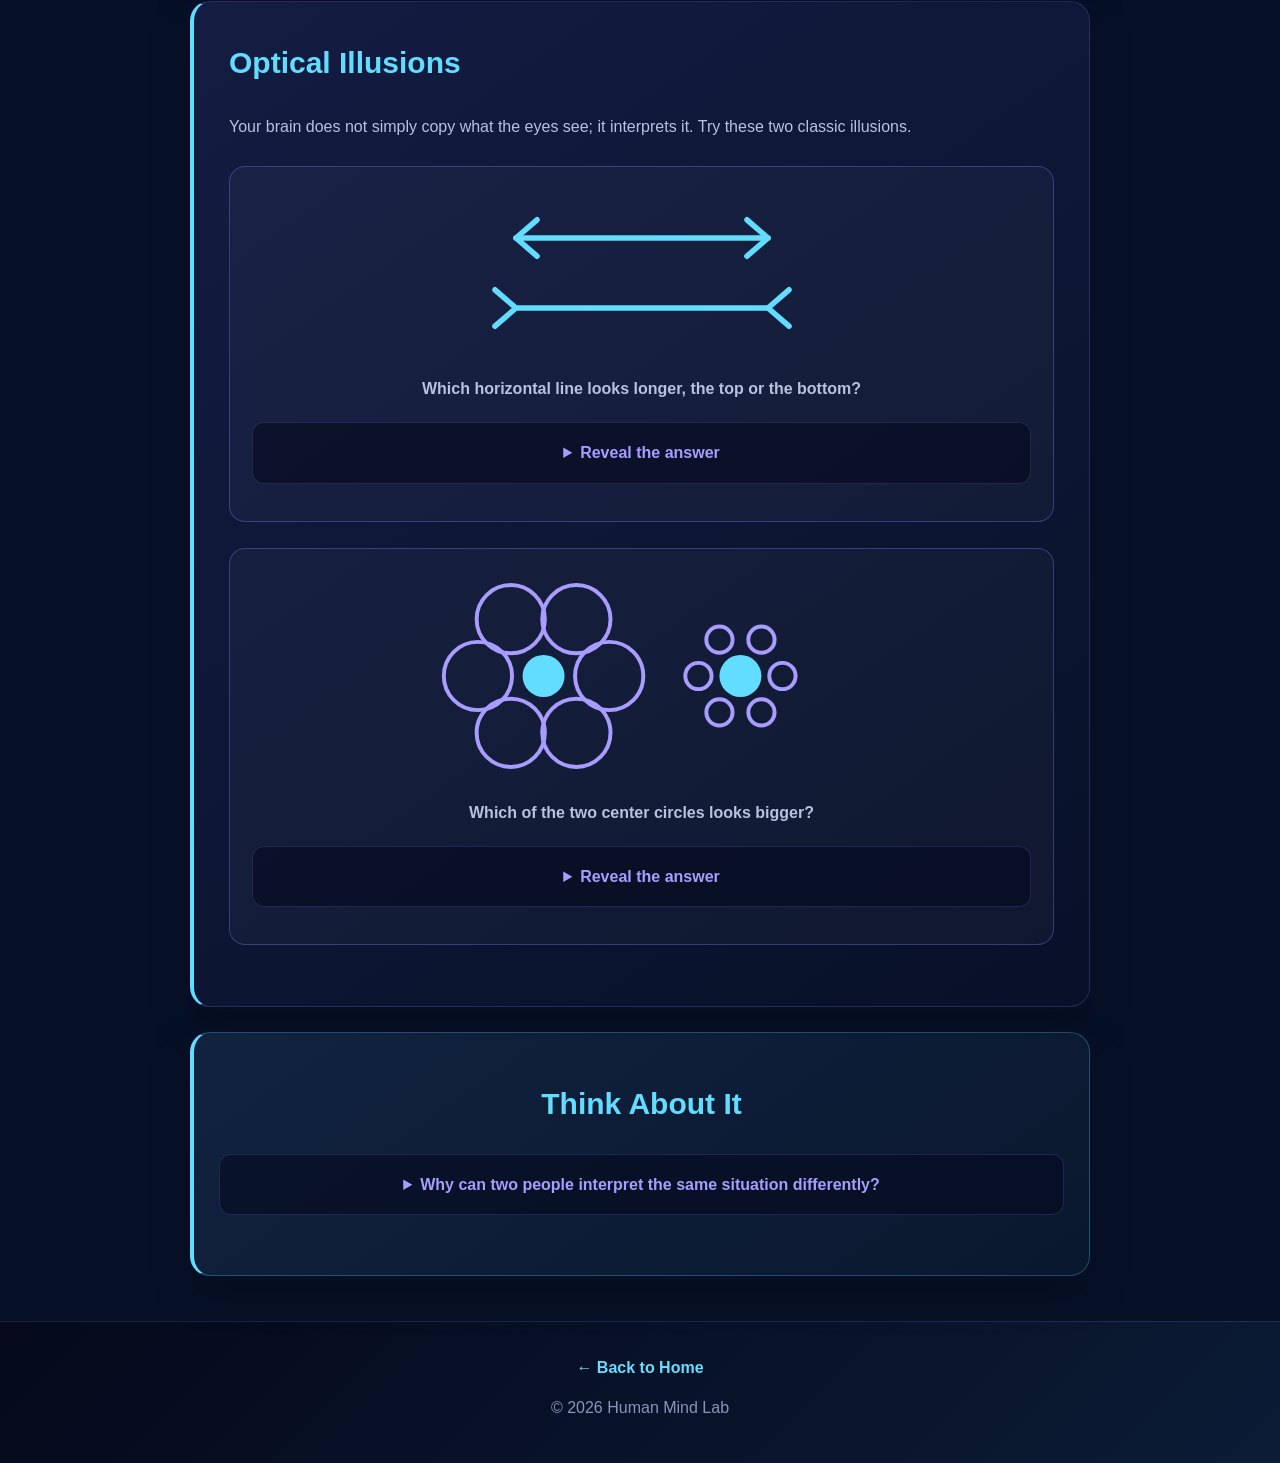
<file: perception.html>
<!DOCTYPE html>
<html lang="en">

<head>

    <meta charset="UTF-8">

    <meta name="viewport"
          content="width=device-width, initial-scale=1.0">

    <title>Perception Lab | Human Mind Lab</title>
    <meta name="description" content="Discover how the brain interprets information from the senses.">
    <link rel="icon" href="data:image/svg+xml,%3Csvg xmlns=%27http://www.w3.org/2000/svg%27 viewBox=%270 0 100 100%27%3E%3Ctext y=%27.9em%27 font-size=%2790%27%3E%F0%9F%A7%A0%3C/text%3E%3C/svg%3E">
    <meta name="theme-color" content="#071126">
    <meta property="og:type" content="website">
    <meta property="og:title" content="Perception Lab | Human Mind Lab">
    <meta property="og:description" content="Discover how the brain interprets information from the senses.">
    <link rel="stylesheet" href="style.css">

</head>


<body>
    <a class="skip-link" href="#main">Skip to main content</a>


    <header id="top">

        <h1>
          <span class="page-icon">👁️</span>
          <span class="page-title">Perception Lab</span>
       </h1>

        <p>
            Explore how the brain interprets sensory information.
        </p>

        <hr>


    </header>

    <!-- ================= NAVIGATION (sticky) ================= -->
    <nav>

            <a href="index.html">Home</a>
            <a href="brain.html">Brain Explorer</a>
            <a href="memory.html">Memory Lab</a>
            <a href="focus.html">Focus Lab</a>
            <a href="perception.html" aria-current="page">Perception Lab</a>
            <a href="quiz.html">Brain Quiz</a>
            <a href="feedback.html">Feedback</a>

        </nav>


    <hr>


    <main id="main">

        <section>

            <h2>What is Perception?</h2>

            <p>
                Perception involves interpreting information
                received through the senses.
            </p>

        </section>


        <section>

            <h2>The Five Senses</h2>

            <table border="1">

                <thead>

                    <tr>

                        <th>Sense</th>

                        <th>Sense Organ</th>

                        <th>Example</th>

                    </tr>

                </thead>


                <tbody>

                    <tr>

                        <td>Vision</td>

                        <td>Eyes</td>

                        <td>Seeing objects</td>

                    </tr>


                    <tr>

                        <td>Hearing</td>

                        <td>Ears</td>

                        <td>Hearing sound</td>

                    </tr>


                    <tr>

                        <td>Smell</td>

                        <td>Nose</td>

                        <td>Detecting odors</td>

                    </tr>


                    <tr>

                        <td>Taste</td>

                        <td>Tongue</td>

                        <td>Detecting flavors</td>

                    </tr>


                    <tr>

                        <td>Touch</td>

                        <td>Skin</td>

                        <td>Detecting pressure</td>

                    </tr>

                </tbody>

            </table>

        <details>

                <summary>
                    Are there only five senses?
                </summary>

                <p>
                    No. People also sense balance, body position
                    and movement, temperature and pain. The five
                    senses are a simple starting point.
                </p>

            </details>

        </section>


        <section>

            <h2>Observation Challenge</h2>

            <p>
                Look around your environment and identify:
            </p>

            <ol>

                <li>Three objects you can see.</li>

                <li>Two sounds you can hear.</li>

                <li>One texture you can feel.</li>

            </ol>

        </section>


        <section class="illusions">

            <h2>Optical Illusions</h2>

            <p>
                Your brain does not simply copy what the eyes see; it
                interprets it. Try these two classic illusions.
            </p>

            <figure>
                <svg viewBox="0 0 300 120" role="img" aria-label="Two horizontal lines with different arrow ends">
                    <g class="ml">
                        <line x1="60" y1="35" x2="240" y2="35"/>
                        <path d="M75 22 L60 35 L75 48 M225 22 L240 35 L225 48"/>
                        <line x1="60" y1="85" x2="240" y2="85"/>
                        <path d="M45 72 L60 85 L45 98 M255 72 L240 85 L255 98"/>
                    </g>
                </svg>
                <figcaption>Which horizontal line looks longer, the top or the bottom?</figcaption>
                <details>
                    <summary>Reveal the answer</summary>
                    <p>
                        Both lines are exactly the same length. This is the
                        M&uuml;ller-Lyer illusion: the arrow ends change how
                        long the lines appear.
                    </p>
                </details>
            </figure>

            <figure>
                <svg viewBox="0 0 320 160" role="img" aria-label="Two circles surrounded by larger or smaller circles">
                    <g class="eb"><circle class="ring" cx="135.0" cy="80.0" r="26"/><circle class="ring" cx="110.0" cy="123.3" r="26"/><circle class="ring" cx="60.0" cy="123.3" r="26"/><circle class="ring" cx="35.0" cy="80.0" r="26"/><circle class="ring" cx="60.0" cy="36.7" r="26"/><circle class="ring" cx="110.0" cy="36.7" r="26"/><circle class="center" cx="85" cy="80" r="16"/><circle class="ring" cx="267.0" cy="80.0" r="10"/><circle class="ring" cx="251.0" cy="107.7" r="10"/><circle class="ring" cx="219.0" cy="107.7" r="10"/><circle class="ring" cx="203.0" cy="80.0" r="10"/><circle class="ring" cx="219.0" cy="52.3" r="10"/><circle class="ring" cx="251.0" cy="52.3" r="10"/><circle class="center" cx="235" cy="80" r="16"/></g>
                </svg>
                <figcaption>Which of the two center circles looks bigger?</figcaption>
                <details>
                    <summary>Reveal the answer</summary>
                    <p>
                        The two center circles are the same size. This is the
                        Ebbinghaus illusion: the size of the surrounding
                        circles affects how big the middle one seems.
                    </p>
                </details>
            </figure>

        </section>

        <section>

            <h2>Think About It</h2>

            <details>

                <summary>
                    Why can two people interpret the same situation differently?
                </summary>

                <p>
                    Perception can be influenced by context,
                    previous experience, attention and other
                    factors.
                </p>

            </details>

        </section>

    </main>


    <hr>


    <footer>

        <a href="index.html">
            ← Back to Home
        </a>

        <p>
            &copy; 2026 Human Mind Lab
        </p>

    </footer>

    <a href="#top" class="back-to-top" aria-label="Back to top">&uarr;</a>

</body>

</html>
</file>
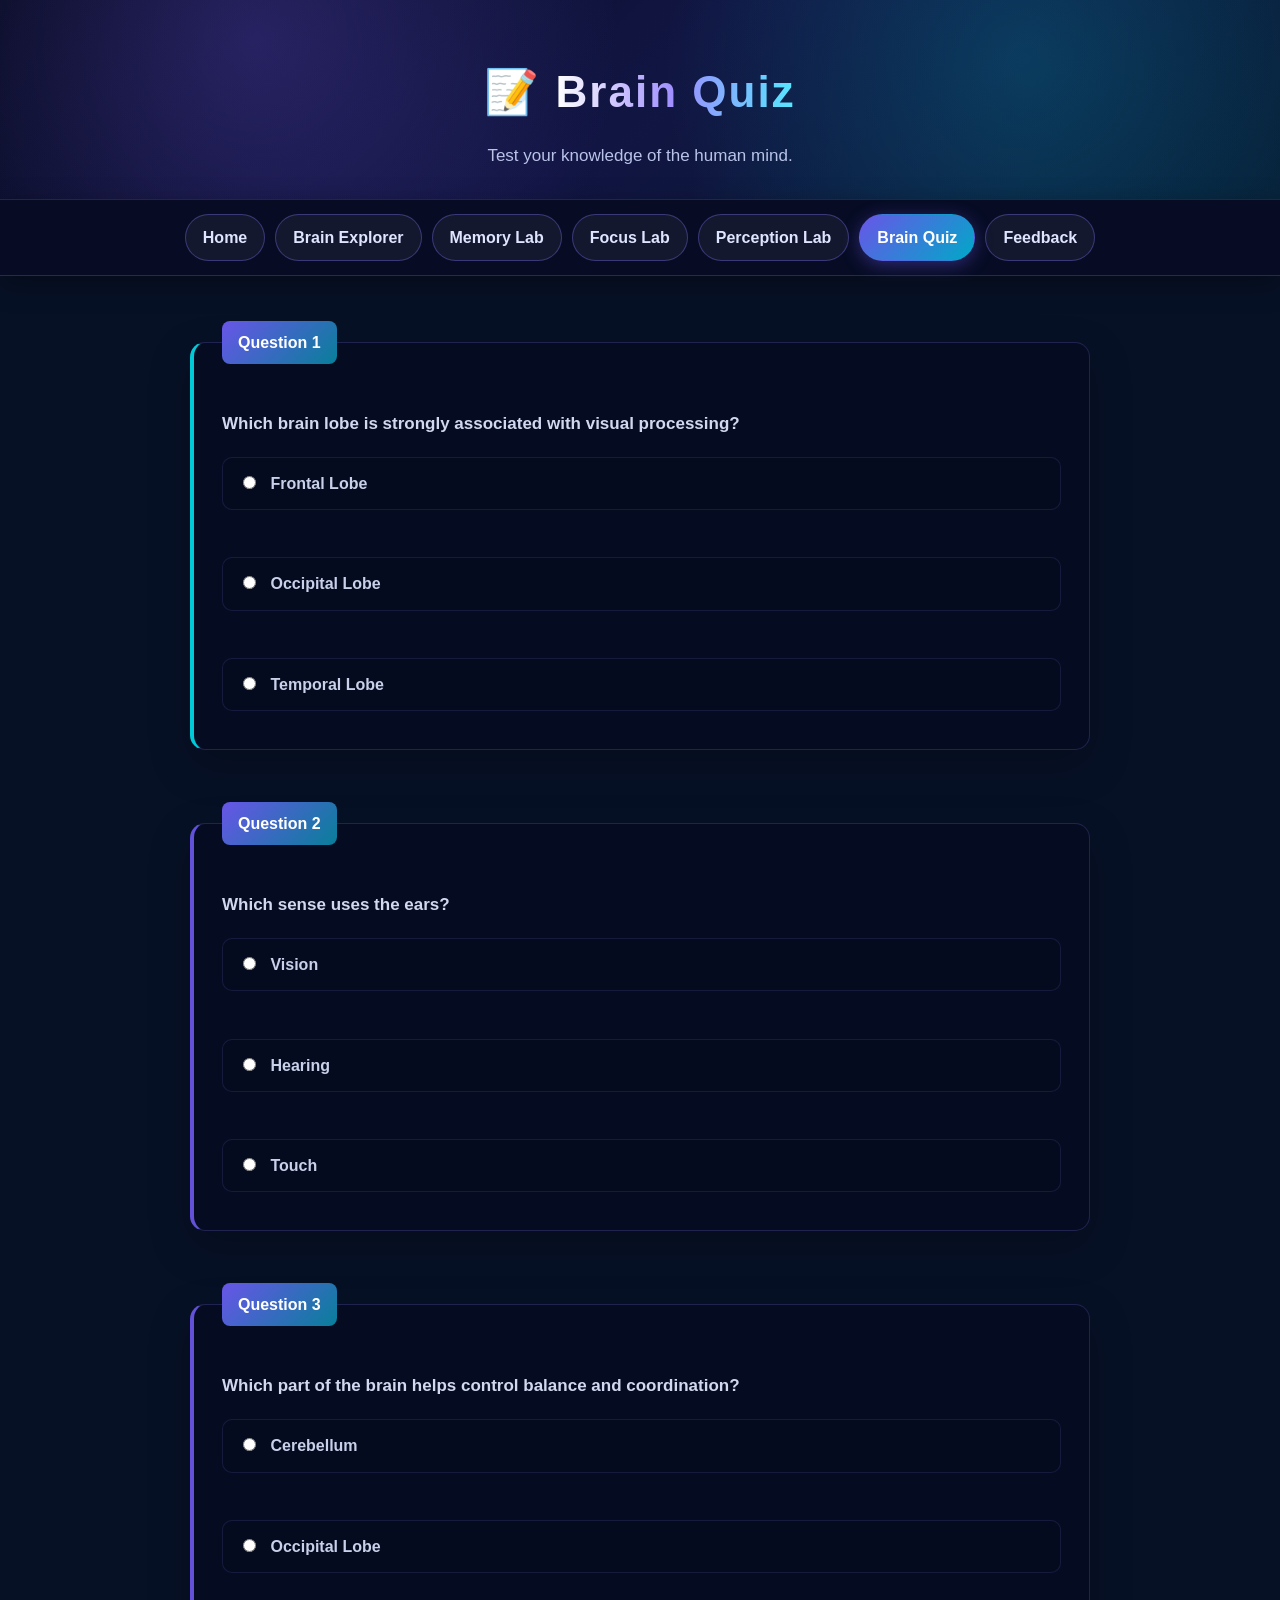
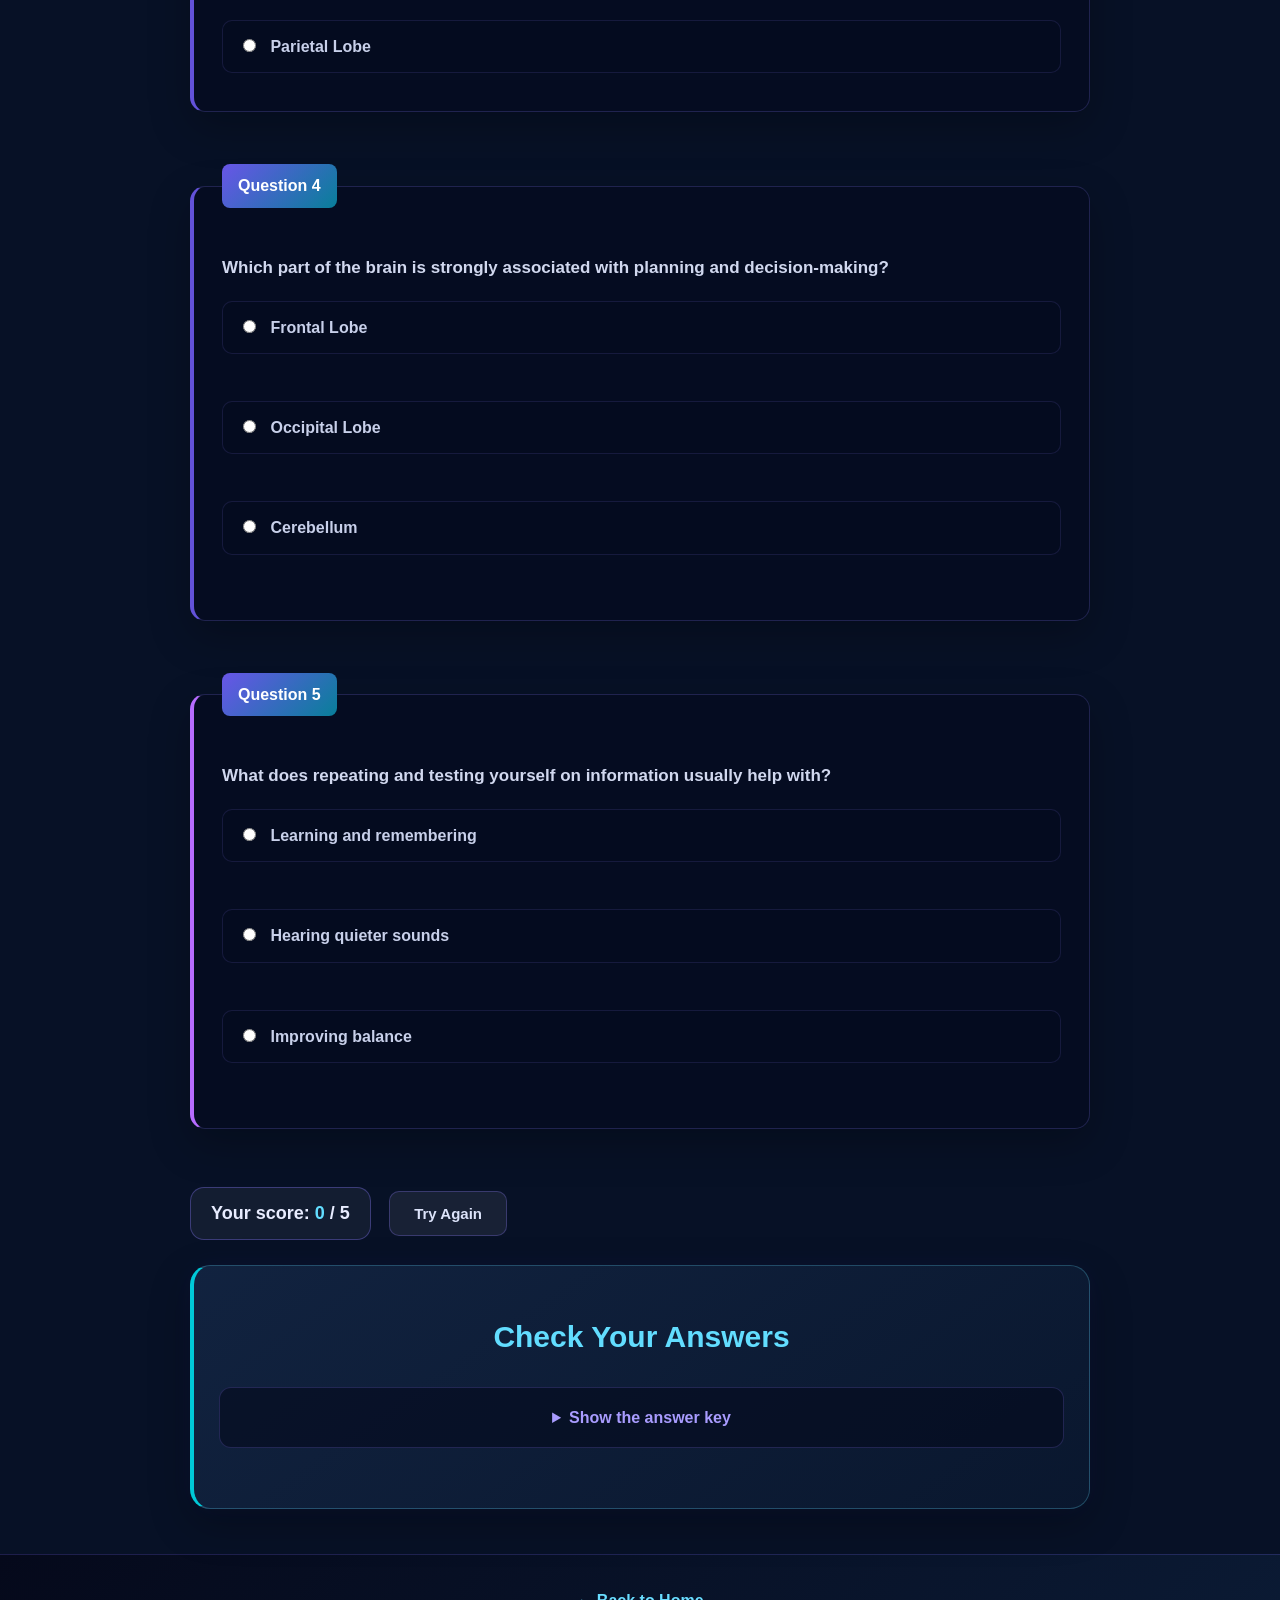
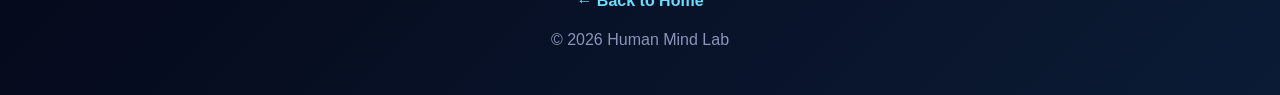
<file: quiz.html>
<!DOCTYPE html>
<html lang="en">

<head>

    <meta charset="UTF-8">

    <meta name="viewport"
          content="width=device-width, initial-scale=1.0">

    <title>Brain Quiz | Human Mind Lab</title>
    <meta name="description" content="Test what you know about the brain, the senses and memory with this short quiz.">
    <link rel="icon" href="data:image/svg+xml,%3Csvg xmlns=%27http://www.w3.org/2000/svg%27 viewBox=%270 0 100 100%27%3E%3Ctext y=%27.9em%27 font-size=%2790%27%3E%F0%9F%A7%A0%3C/text%3E%3C/svg%3E">
    <meta name="theme-color" content="#071126">
    <meta property="og:type" content="website">
    <meta property="og:title" content="Brain Quiz | Human Mind Lab">
    <meta property="og:description" content="Test what you know about the brain, the senses and memory with this short quiz.">
    <link rel="stylesheet" href="style.css">

</head>


<body>
    <a class="skip-link" href="#main">Skip to main content</a>


    <header id="top">

        <h1>
            <span class="page-icon">📝</span> 
            <span class="page-title">Brain Quiz</span>
        </h1>

        <p>
            Test your knowledge of the human mind.
        </p>

        <hr>


    </header>

    <!-- ================= NAVIGATION (sticky) ================= -->
    <nav>

            <a href="index.html">Home</a>
            <a href="brain.html">Brain Explorer</a>
            <a href="memory.html">Memory Lab</a>
            <a href="focus.html">Focus Lab</a>
            <a href="perception.html">Perception Lab</a>
            <a href="quiz.html" aria-current="page">Brain Quiz</a>
            <a href="feedback.html">Feedback</a>

        </nav>


    <hr>


    <main id="main">

        <form class="quiz-form">

            <fieldset>

                <legend>
                    Question 1
                </legend>

                <p>
                    Which brain lobe is strongly associated
                    with visual processing?
                </p>

                <label>

                    <input
                        type="radio"
                        name="question1"
                        value="frontal">

                    Frontal Lobe

                </label>

                <br>

                <label>

                    <input
                        type="radio"
                        name="question1"
                        value="occipital" data-correct>

                    Occipital Lobe

                </label>

                <br>

                <label>

                    <input
                        type="radio"
                        name="question1"
                        value="temporal">

                    Temporal Lobe

                </label>

            <p class="feedback ok">&#10004; Correct!</p>
                <p class="feedback no">&#10008; Not quite. Open the answer key below to check.</p>

            </fieldset>


            <br>


            <fieldset>

                <legend>
                    Question 2
                </legend>

                <p>
                    Which sense uses the ears?
                </p>

                <label>

                    <input
                        type="radio"
                        name="question2"
                        value="vision">

                    Vision

                </label>

                <br>

                <label>

                    <input
                        type="radio"
                        name="question2"
                        value="hearing" data-correct>

                    Hearing

                </label>

                <br>

                <label>

                    <input
                        type="radio"
                        name="question2"
                        value="touch">

                    Touch

                </label>

            <p class="feedback ok">&#10004; Correct!</p>
                <p class="feedback no">&#10008; Not quite. Open the answer key below to check.</p>

            </fieldset>


            <br>


            <fieldset>

                <legend>
                    Question 3
                </legend>

                <p>
                    Which part of the brain helps control balance and coordination?
                </p>

                <label>

                    <input
                        type="radio"
                        name="question3"
                        value="cerebellum" data-correct>

                    Cerebellum

                </label>

                <br>

                <label>

                    <input
                        type="radio"
                        name="question3"
                        value="occipital">

                    Occipital Lobe

                </label>

                <br>

                <label>

                    <input
                        type="radio"
                        name="question3"
                        value="parietal">

                    Parietal Lobe

                </label>

            <p class="feedback ok">&#10004; Correct!</p>
                <p class="feedback no">&#10008; Not quite. Open the answer key below to check.</p>

            </fieldset>


            <br>


            <fieldset>

                <legend>
                    Question 4
                </legend>

                <p>
                    Which part of the brain is strongly associated with planning and decision-making?
                </p>

                <label>

                    <input
                        type="radio"
                        name="question4"
                        value="frontal" data-correct>

                    Frontal Lobe

                </label>

                <br>

                <label>

                    <input
                        type="radio"
                        name="question4"
                        value="occipital">

                    Occipital Lobe

                </label>

                <br>

                <label>

                    <input
                        type="radio"
                        name="question4"
                        value="cerebellum">

                    Cerebellum

                </label>

                <br>

            <p class="feedback ok">&#10004; Correct!</p>
                <p class="feedback no">&#10008; Not quite. Open the answer key below to check.</p>

            </fieldset>


            <br>


            <fieldset>

                <legend>
                    Question 5
                </legend>

                <p>
                    What does repeating and testing yourself on information usually help with?
                </p>

                <label>

                    <input
                        type="radio"
                        name="question5"
                        value="learning" data-correct>

                    Learning and remembering

                </label>

                <br>

                <label>

                    <input
                        type="radio"
                        name="question5"
                        value="hearing">

                    Hearing quieter sounds

                </label>

                <br>

                <label>

                    <input
                        type="radio"
                        name="question5"
                        value="balance">

                    Improving balance

                </label>

                <br>

            <p class="feedback ok">&#10004; Correct!</p>
                <p class="feedback no">&#10008; Not quite. Open the answer key below to check.</p>

            </fieldset>


            <br>


            <p class="quiz-score">Your score: <strong class="score-number"></strong> / 5</p>

            <button type="reset">Try Again</button>

        </form>


        <section>

            <h2>Check Your Answers</h2>

            <details>

                <summary>
                    Show the answer key
                </summary>

                <p>
                    1. Occipital Lobe &nbsp;|&nbsp; 2. Hearing &nbsp;|&nbsp;
                    3. Cerebellum &nbsp;|&nbsp; 4. Frontal Lobe &nbsp;|&nbsp;
                    5. Learning and remembering
                </p>

            </details>

        </section>

    </main>


    <hr>


    <footer>

        <a href="index.html">
            ← Back to Home
        </a>

        <p>
            &copy; 2026 Human Mind Lab
        </p>

    </footer>

    <a href="#top" class="back-to-top" aria-label="Back to top">&uarr;</a>

</body>

</html>
</file>
<file: style.css>
/* =========================================
   THEME VARIABLES (change colors here)
   ========================================= */
:root {
    --bg: #071126;
    --cyan: #62ddff;
    --teal: #00c9d8;
    --violet: #a99cff;
    --violet-2: #7b68ee;
    --purple: #6955e8;
    --magenta: #b76cff;
    --text: #e8ecff;
    --text-soft: #b8c1df;
    --text-muted: #8995ba;
    --card-border: rgba(135, 121, 255, 0.35);
}

* {
    box-sizing: border-box;
}

html {
    scroll-behavior: smooth;
}

body {
    margin: 0;
    font-family: "Segoe UI", Arial, sans-serif;
    line-height: 1.7;
    color: #e8ecff;
    background: #071126;
}

/* =========================================
   HEADER
   ========================================= */

header {
    padding: 55px 20px 35px;
    text-align: center;
    color: white;

    background:
        radial-gradient(circle at 20% 20%, rgba(123, 92, 255, 0.25), transparent 35%),
        radial-gradient(circle at 80% 30%, rgba(0, 220, 255, 0.18), transparent 35%),
        linear-gradient(135deg, #070b20, #111542, #071d35);

    border-bottom: 1px solid rgba(123, 92, 255, 0.3);
    box-shadow: 0 10px 40px rgba(0, 0, 0, 0.35);
}

/* =========================================
   PAGE TITLE ICON + GRADIENT TEXT
   ========================================= */

header h1 {
    margin: 0 0 12px;
    font-size: 44px;
    letter-spacing: 2px;
}

.page-icon {
    color: white;
    background: none;
    -webkit-text-fill-color: initial;
}

.page-title {
    background: linear-gradient(
        90deg,
        #ffffff,
        #9d8cff,
        #55e8ff
    );

    -webkit-background-clip: text;
    -webkit-text-fill-color: transparent;
}

header p {
    max-width: 760px;
    margin: 0 auto 28px;
    color: #b9c3e8;
    font-size: 17px;
}

/* =========================================
   NAVIGATION
   ========================================= */

nav {
    display: flex;
    flex-wrap: wrap;
    justify-content: center;
    gap: 10px;
}

nav a {
    padding: 9px 17px;

    color: #dfe5ff;
    text-decoration: none;
    font-weight: 600;

    border: 1px solid rgba(135, 121, 255, 0.35);
    border-radius: 25px;

    background: rgba(255, 255, 255, 0.05);

    transition: 0.3s ease;
}

nav a:hover {
    color: white;
    background: linear-gradient(135deg, #6654e8, #00bcd4);

    border-color: transparent;

    transform: translateY(-3px);

    box-shadow:
        0 8px 25px rgba(94, 76, 220, 0.35);
}

/* =========================================
   MAIN
   ========================================= */

main {
    width: 92%;
    max-width: 1150px;
    margin: 45px auto;
}

/* =========================================
   HERO IMAGE
   ========================================= */

.hero-image {
    margin-bottom: 30px;
    padding: 0;

    overflow: hidden;

    border-radius: 22px;

    border: 1px solid rgba(111, 93, 255, 0.3);

    background: #050a1c;

    box-shadow:
        0 20px 60px rgba(0, 0, 0, 0.4),
        0 0 40px rgba(92, 76, 230, 0.12);
}

.hero-image img {
    display: block;

    width: 100%;
    height: auto;

    border-radius: 22px;

    transition: transform 0.5s ease;
}

.hero-image:hover img {
    transform: scale(1.015);
}

/* =========================================
   GENERAL SECTIONS
   ========================================= */

main > section {
    margin-bottom: 28px;
    padding: 32px;

    background:
        linear-gradient(
            145deg,
            rgba(20, 29, 67, 0.96),
            rgba(11, 20, 45, 0.96)
        );

    border: 1px solid rgba(117, 105, 214, 0.20);

    border-radius: 20px;

    box-shadow:
        0 15px 40px rgba(0, 0, 0, 0.25);

    backdrop-filter: blur(10px);
}

section h2 {
    margin-top: 0;
    margin-bottom: 15px;

    color: var(--violet);

    font-size: 29px;
}

section p {
    color: var(--text-soft);
}

/* =========================================
   WELCOME SECTION
   ========================================= */

main > section:nth-of-type(2) {
    position: relative;
    overflow: hidden;

    border-left: 4px solid #7c68ff;
}

main > section:nth-of-type(2)::before {
    content: "";

    position: absolute;

    width: 180px;
    height: 180px;

    right: -70px;
    top: -70px;

    background: rgba(0, 210, 255, 0.08);

    border-radius: 50%;

    filter: blur(5px);
}

main > section:nth-of-type(2) h2 {
    font-size: 32px;
}

/* =========================================
   EXPLORE THE MIND
   ========================================= */

main > section:nth-of-type(3) {
    display: grid;

    grid-template-columns: repeat(2, 1fr);

    gap: 20px;
}

main > section:nth-of-type(3) > h2 {
    grid-column: 1 / -1;
}

/* =========================================
   CARDS
   ========================================= */

article {
    padding: 25px;

    background:
        linear-gradient(
            145deg,
            rgba(29, 38, 82, 0.95),
            rgba(15, 25, 55, 0.95)
        );

    border: 1px solid rgba(124, 104, 255, 0.20);

    border-radius: 16px;

    transition: 0.3s ease;
}

article:hover {
    transform: translateY(-7px);

    border-color: rgba(80, 220, 255, 0.55);

    box-shadow:
        0 15px 35px rgba(0, 0, 0, 0.35),
        0 0 25px rgba(87, 76, 220, 0.12);
}

article h3 {
    margin-top: 0;

    color: var(--cyan);

    font-size: 21px;
}

article p {
    color: var(--text-soft);
}

article a {
    display: inline-block;

    margin-top: 10px;

    padding: 9px 17px;

    color: white;

    background: linear-gradient(
        135deg,
        var(--purple),
        #00a9c7
    );

    border-radius: 9px;

    text-decoration: none;

    font-weight: 700;

    transition: 0.3s ease;
}

article a:hover {
    transform: translateY(-2px);

    box-shadow:
        0 8px 25px rgba(0, 190, 220, 0.25);
}

/* =========================================
   QUICK BRAIN FACTS
   ========================================= */

main > section:nth-of-type(4) ul {
    padding-left: 25px;
}

main > section:nth-of-type(4) li {
    margin: 12px 0;

    color: var(--text-soft);
}

main > section:nth-of-type(4) li::marker {
    color: #62dfff;
}

/* =========================================
   PROGRESS
   ========================================= */

progress,
meter {
    width: 100%;
    max-width: 600px;

    height: 25px;

    display: block;

    margin: 10px 0 25px;
}

meter {
    accent-color: #00c6d7;
}

/* =========================================
   DETAILS / SUMMARY
   ========================================= */

details {
    margin: 15px 0;

    border: 1px solid rgba(124, 104, 255, 0.20);

    border-radius: 12px;

    background: rgba(7, 15, 38, 0.7);

    overflow: hidden;
}

summary {
    padding: 16px 18px;

    cursor: pointer;

    color: #9f91ff;

    font-weight: 700;

    transition: 0.3s ease;
}

summary:hover {
    color: var(--cyan);

    background: rgba(100, 80, 230, 0.10);
}

details[open] summary {
    color: var(--cyan);

    background: rgba(100, 80, 230, 0.12);

    border-bottom: 1px solid rgba(124, 104, 255, 0.20);
}

/* =========================================
   CALL TO ACTION
   ========================================= */

main > section:last-child {
    text-align: center;

    padding: 45px 25px;

    background:
        radial-gradient(
            circle at 20% 30%,
            rgba(128, 93, 255, 0.35),
            transparent 35%
        ),
        radial-gradient(
            circle at 80% 70%,
            rgba(0, 215, 255, 0.25),
            transparent 35%
        ),
        linear-gradient(
            135deg,
            #18104b,
            #073c55
        );

    border: 1px solid rgba(101, 221, 255, 0.25);
}

main > section:last-child h2 {
    color: white;
}

main > section:last-child p {
    color: #d5ddf5;
}

main > section:last-child a {
    display: inline-block;

    margin: 7px;

    padding: 12px 20px;

    color: #151442;

    background: #ffffff;

    border-radius: 10px;

    text-decoration: none;

    font-weight: 800;

    transition: 0.3s ease;
}

main > section:last-child a:hover {
    color: white;

    background: linear-gradient(
        135deg,
        var(--purple),
        #00bcd4
    );

    transform: translateY(-3px);

    box-shadow:
        0 10px 25px rgba(0, 0, 0, 0.30);
}

/* =========================================
   FOOTER
   ========================================= */

footer {
    padding: 30px 20px;

    text-align: center;

    color: #dfe6ff;

    background:
        linear-gradient(
            135deg,
            #05091b,
            #0b1b35
        );

    border-top: 1px solid rgba(124, 104, 255, 0.20);
}

footer p {
    margin: 0;

    color: var(--text-muted);
}

/* =========================================
   RESPONSIVE DESIGN
   ========================================= */

@media (max-width: 800px) {

    header h1 {
        font-size: 34px;
    }

    nav {
        flex-direction: column;
        align-items: stretch;
    }

    nav a {
        text-align: center;
    }

    main {
        width: 94%;
        margin: 30px auto;
    }

    main > section {
        padding: 24px;
    }

    main > section:nth-of-type(3) {
        grid-template-columns: 1fr;
    }

    main > section:nth-of-type(3) > h2 {
        grid-column: auto;
    }
}

@media (max-width: 500px) {

    header {
        padding: 35px 15px 25px;
    }

    header h1 {
        font-size: 28px;
    }

    header p {
        font-size: 15px;
    }

    main {
        width: 95%;
    }

    main > section {
        padding: 20px;
        border-radius: 15px;
    }

    article {
        padding: 20px;
    }

    main > section:last-child a {
        display: block;
        margin: 10px 0;
    }
}

/* =========================================
   BRAIN EXPLORER PAGE
   ========================================= */

/* Brain page header */

body:has(main section:nth-child(2) details) header {
    background:
        radial-gradient(
            circle at 20% 20%,
            rgba(123, 92, 255, 0.25),
            transparent 35%
        ),
        radial-gradient(
            circle at 80% 30%,
            rgba(0, 220, 255, 0.18),
            transparent 35%
        ),
        linear-gradient(
            135deg,
            #070b20,
            #111542,
            #071d35
        );
}

/* Remove standalone horizontal lines */

body > hr {
    display: none;
}

header hr {
    display: none;
}

/* =========================================
   BRAIN PAGE MAIN SECTIONS
   ========================================= */

main {
    width: 92%;
    max-width: 1100px;
    margin: 45px auto;
}

main > section {
    position: relative;

    margin-bottom: 25px;
    padding: 30px;

    background:
        linear-gradient(
            145deg,
            rgba(20, 29, 67, 0.96),
            rgba(11, 20, 45, 0.96)
        );

    border: 1px solid rgba(117, 105, 214, 0.22);

    border-radius: 20px;

    box-shadow:
        0 15px 40px rgba(0, 0, 0, 0.25);

    overflow: hidden;

    transition: 0.3s ease;
}

main > section:hover {
    transform: translateY(-3px);

    border-color: rgba(91, 220, 255, 0.35);

    box-shadow:
        0 18px 45px rgba(0, 0, 0, 0.32);
}

/* =========================================
   SECTION HEADINGS
   ========================================= */

/* =========================================
   INTRODUCTION SECTION
   ========================================= */

/* =========================================
   BRAIN REGION CARDS
   ========================================= */

main > section:nth-child(2),
main > section:nth-child(3),
main > section:nth-child(4),
main > section:nth-child(5) {
    border-left: 4px solid #6352d9;
}

/* Different accent for each region */

main > section:nth-child(2) {
    border-left-color: #8b72ff;
}

main > section:nth-child(3) {
    border-left-color: var(--teal);
}

main > section:nth-child(4) {
    border-left-color: var(--magenta);
}

main > section:nth-child(5) {
    border-left-color: var(--cyan);
}

main > section:nth-child(2) h2,
main > section:nth-child(3) h2,
main > section:nth-child(4) h2,
main > section:nth-child(5) h2 {
    color: #72ddff;
}

/* =========================================
   DETAILS
   ========================================= */

summary {
    padding: 15px 18px;

    color: var(--violet);

    cursor: pointer;

    font-weight: 700;

    transition: 0.3s ease;
}

details[open] summary {
    color: #62e0ff;

    background: rgba(105, 85, 232, 0.10);

    border-bottom: 1px solid rgba(117, 105, 214, 0.2);
}

/* =========================================
   BRAIN SUMMARY TABLE
   ========================================= */

main > section:last-child {
    overflow-x: auto;
}

td {
    padding: 16px;

    color: #c1c9e5;

    border-bottom: 1px solid rgba(117, 105, 214, 0.15);

    vertical-align: top;
}

/* First column */

/* =========================================
   FOOTER
   ========================================= */

/* =========================================
   RESPONSIVE DESIGN
   ========================================= */

@media (max-width: 700px) {

    main {
        width: 94%;
        margin: 30px auto;
    }

    main > section {
        padding: 23px;
    }

    main > section:first-child {
        padding: 25px;
    }

    main > section h2 {
        font-size: 24px;
    }

    th,
    td {
        padding: 12px;
        font-size: 14px;
    }
}

@media (max-width: 500px) {

    main {
        width: 95%;
    }

    main > section {
        padding: 20px;
        border-radius: 15px;
    }

    th,
    td {
        padding: 10px;

        font-size: 13px;
    }
}

/* =========================================
   MEMORY LAB PAGE
   ========================================= */

/* Hide standalone horizontal lines */

/* Memory page sections */

/* Memory experiment introduction */

/* Word List */

main > section:nth-child(2) ol {
    max-width: 600px;
    margin: 20px 0 0;
    padding: 0;
    list-style-position: inside;
}

main > section:nth-child(2) li {
    margin: 10px 0;
    padding: 12px 15px;
    color: #d2d9f2;
    background: rgba(5, 12, 31, 0.65);
    border: 1px solid rgba(117, 105, 214, 0.18);
    border-radius: 10px;
    transition: 0.25s ease;
}

main > section:nth-child(2) li::marker {
    color: var(--cyan);
    font-weight: bold;
}

/* Result section */

main > section:nth-child(3) {
    border-left: 4px solid #8b72ff;
}

main > section:nth-child(3) label {
    display: block;
    margin-bottom: 10px;
    color: #d4dbf3;
    font-weight: 600;
}

input[type="number"] {
    width: 180px;
    padding: 12px 14px;
    color: #ffffff;
    background: #080f29;
    border: 1px solid rgba(117, 105, 214, 0.45);
    border-radius: 10px;
    outline: none;
    font-size: 16px;
}

input[type="number"]:focus {
    border-color: var(--cyan);
    box-shadow: 0 0 15px rgba(98, 221, 255, 0.15);
}

/* Submit button */

button[type="submit"] {
    padding: 12px 22px;
    color: white;
    background: linear-gradient(
        135deg,
        var(--purple),
        #00a9c7
    );
    border: none;
    border-radius: 10px;
    font-size: 15px;
    font-weight: 700;
    cursor: pointer;
    transition: 0.3s ease;
}

button[type="submit"]:hover {
    transform: translateY(-3px);
    box-shadow: 0 10px 25px rgba(0, 190, 220, 0.25);
}

/* Memory concepts */

main > section:nth-child(4) {
    border-left: 4px solid var(--magenta);
}

/* Details */

/* HTML Note */

main > section:last-child {
    border-left: 4px solid var(--cyan);
    background:
        linear-gradient(
            145deg,
            rgba(18, 36, 65, 0.96),
            rgba(10, 24, 47, 0.96)
        );
}

main > section:last-child h2 {
    color: var(--cyan);
}

/* Footer */

/* Responsive */

@media (max-width: 700px) {

    main {
        width: 94%;
        margin: 30px auto;
    }

    main > section {
        padding: 23px;
    }

    main > section:first-child {
        padding: 25px;
    }

    main > section h2 {
        font-size: 24px;
    }
}

@media (max-width: 500px) {

    main {
        width: 95%;
    }

    main > section {
        padding: 20px;
        border-radius: 15px;
    }

    input[type="number"] {
        width: 100%;
        max-width: 180px;
    }

    button[type="submit"] {
        width: 100%;
        max-width: 220px;
    }
}

/* =========================================
   FOCUS LAB PAGE
   ========================================= */

/* Hide horizontal lines */

/* Main sections */

/* Focus introduction */

/* Focus Factors */

main > section:nth-child(2) ul {
    padding-left: 25px;
    margin-top: 20px;
}

main > section:nth-child(2) li {
    margin: 12px 0;
    padding: 10px 14px;
    color: #d2d9f2;
    background: rgba(5, 12, 31, 0.55);
    border: 1px solid rgba(117, 105, 214, 0.16);
    border-radius: 10px;
    transition: 0.25s ease;
}

main > section:nth-child(2) li:hover {
    color: #ffffff;
    background: rgba(105, 85, 232, 0.14);
    border-color: rgba(98, 224, 255, 0.35);
    transform: translateX(5px);
}

main > section:nth-child(2) li::marker {
    color: var(--cyan);
}

/* Focus Explorer */

/* Details */

details {
    margin: 15px 0;
    border: 1px solid rgba(117, 105, 214, 0.25);
    border-radius: 12px;
    background: rgba(5, 12, 31, 0.65);
    overflow: hidden;
}

/* Focus Level */

main > section:nth-child(4) h2 {
    color: var(--cyan);
}

/* Meter and Progress */

meter,
progress {
    display: block;
    width: 100%;
    max-width: 650px;
    height: 28px;
    margin: 15px 0 30px;
}

meter {
    accent-color: var(--teal);
}

progress {
    accent-color: var(--violet-2);
}

/* Footer */

/* Responsive */

@media (max-width: 700px) {

    main {
        width: 94%;
        margin: 30px auto;
    }

    main > section {
        padding: 23px;
    }

    main > section:first-child {
        padding: 25px;
    }

    main > section h2 {
        font-size: 24px;
    }

    meter,
    progress {
        max-width: 100%;
    }
}

@media (max-width: 500px) {

    main {
        width: 95%;
    }

    main > section {
        padding: 20px;
        border-radius: 15px;
    }
}

/* =========================================
   PERCEPTION LAB PAGE
   ========================================= */

/* Hide horizontal lines */

/* Main sections */

main > section {
    position: relative;
    margin-bottom: 25px;
    padding: 30px;
    background: linear-gradient(
        145deg,
        rgba(20, 29, 67, 0.96),
        rgba(11, 20, 45, 0.96)
    );
    border: 1px solid rgba(117, 105, 214, 0.22);
    border-radius: 20px;
    box-shadow: 0 15px 40px rgba(0, 0, 0, 0.25);
    transition: 0.3s ease;
}

main > section:hover {
    transform: translateY(-3px);
    border-color: rgba(91, 220, 255, 0.35);
}

main > section h2 {
    margin-top: 0;
    color: var(--violet);
    font-size: 28px;
}

/* Introduction */

main > section:first-child {
    padding: 38px;
    border-left: 5px solid var(--violet-2);
    background:
        radial-gradient(
            circle at 90% 10%,
            rgba(0, 210, 255, 0.10),
            transparent 30%
        ),
        linear-gradient(
            145deg,
            #141c43,
            #0b152f
        );
}

main > section:first-child h2 {
    font-size: 32px;
    color: #b4a9ff;
}

/* Five Senses */

main > section:nth-child(2) {
    border-left: 4px solid var(--teal);
}

/* Table */

table {
    width: 100%;
    border-collapse: collapse;
    margin-top: 20px;
    background: rgba(5, 12, 31, 0.65);
    border: 1px solid rgba(117, 105, 214, 0.25);
    border-radius: 12px;
    overflow: hidden;
}

thead {
    background: linear-gradient(
        135deg,
        #5140b8,
        #087f99
    );
}

th {
    padding: 16px;
    color: white;
    text-align: left;
    font-size: 16px;
    border-bottom: 1px solid rgba(255, 255, 255, 0.15);
}

td {
    padding: 16px;
    color: #c1c9e5;
    border-bottom: 1px solid rgba(117, 105, 214, 0.15);
}

tbody tr {
    transition: 0.25s ease;
}

tbody tr:hover {
    background: rgba(104, 84, 230, 0.12);
}

tbody tr:last-child td {
    border-bottom: none;
}

td:first-child {
    color: #70ddff;
    font-weight: 700;
}

/* Observation Challenge */

main > section:nth-child(3) {
    border-left: 4px solid var(--magenta);
}

main > section:nth-child(3) ol {
    padding-left: 25px;
    margin-top: 20px;
}

main > section:nth-child(3) li {
    margin: 12px 0;
    padding: 12px 15px;
    color: #d2d9f2;
    background: rgba(5, 12, 31, 0.55);
    border: 1px solid rgba(117, 105, 214, 0.16);
    border-radius: 10px;
    transition: 0.25s ease;
}

main > section:nth-child(3) li:hover {
    color: white;
    background: rgba(105, 85, 232, 0.14);
    border-color: rgba(98, 224, 255, 0.35);
    transform: translateX(5px);
}

main > section:nth-child(3) li::marker {
    color: var(--cyan);
    font-weight: bold;
}

/* Think About It */

main > section:nth-child(4) {
    border-left: 4px solid var(--cyan);
}

/* Details */

details {
    margin-top: 20px;
    border: 1px solid rgba(117, 105, 214, 0.25);
    border-radius: 12px;
    background: rgba(5, 12, 31, 0.65);
    overflow: hidden;
}

summary {
    padding: 16px 18px;
    color: var(--violet);
    cursor: pointer;
    font-weight: 700;
    transition: 0.3s ease;
}

summary:hover {
    color: #62e0ff;
    background: rgba(105, 85, 232, 0.12);
}

details[open] summary {
    color: #62e0ff;
    background: rgba(105, 85, 232, 0.10);
    border-bottom: 1px solid rgba(117, 105, 214, 0.20);
}

details p {
    padding: 5px 20px 18px;
}

/* Footer */

/* Responsive */

@media (max-width: 700px) {

    main {
        width: 94%;
        margin: 30px auto;
    }

    main > section {
        padding: 23px;
    }

    main > section:first-child {
        padding: 25px;
    }

    main > section h2 {
        font-size: 24px;
    }

    th,
    td {
        padding: 12px;
        font-size: 14px;
    }
}

@media (max-width: 500px) {

    main {
        width: 95%;
    }

    main > section {
        padding: 20px;
        border-radius: 15px;
    }

    th,
    td {
        padding: 10px;
        font-size: 13px;
    }
}

/* =========================================
   BRAIN QUIZ PAGE
   ========================================= */

/* Hide horizontal lines */

/* Quiz form */

main > form {
    margin-bottom: 25px;
}

/* Question cards */

fieldset {
    margin-bottom: 25px;
    padding: 28px;
    background: linear-gradient(
        145deg,
        rgba(20, 29, 67, 0.96),
        rgba(11, 20, 45, 0.96)
    );
    border: 1px solid rgba(117, 105, 214, 0.25);
    border-left: 4px solid var(--violet-2);
    border-radius: 18px;
    box-shadow: 0 15px 40px rgba(0, 0, 0, 0.25);
    transition: 0.3s ease;
}

fieldset:hover {
    transform: translateY(-3px);
    border-color: rgba(91, 220, 255, 0.35);
}

/* Question title */

legend {
    padding: 8px 16px;
    color: #ffffff;
    background: linear-gradient(
        135deg,
        var(--purple),
        #087f99
    );
    border-radius: 8px;
    font-weight: 700;
}

fieldset p {
    margin: 18px 0;
    color: #d1d8ef;
    font-size: 17px;
    font-weight: 600;
}

/* Answer labels */

fieldset label {
    display: block;
    margin: 10px 0;
    padding: 12px 15px;
    color: #c8d0ea;
    background: rgba(5, 12, 31, 0.55);
    border: 1px solid rgba(117, 105, 214, 0.16);
    border-radius: 10px;
    cursor: pointer;
    transition: 0.25s ease;
}

fieldset label:hover {
    color: #ffffff;
    background: rgba(105, 85, 232, 0.14);
    border-color: rgba(98, 224, 255, 0.35);
    transform: translateX(5px);
}

/* Radio buttons */

input[type="radio"] {
    margin-right: 10px;
    accent-color: var(--cyan);
}

/* Buttons */

button {
    margin-right: 10px;
    padding: 12px 22px;
    border: none;
    border-radius: 10px;
    font-size: 15px;
    font-weight: 700;
    cursor: pointer;
    transition: 0.3s ease;
}

button[type="submit"] {
    color: white;
    background: linear-gradient(
        135deg,
        var(--purple),
        #00a9c7
    );
}

button[type="reset"] {
    color: #dce3fa;
    background: rgba(255, 255, 255, 0.08);
    border: 1px solid rgba(117, 105, 214, 0.35);
}

/* HTML limitation section */

main > section {
    padding: 30px;
    background: linear-gradient(
        145deg,
        rgba(18, 36, 65, 0.96),
        rgba(10, 24, 47, 0.96)
    );
    border: 1px solid rgba(117, 105, 214, 0.22);
    border-left: 4px solid var(--cyan);
    border-radius: 20px;
    box-shadow: 0 15px 40px rgba(0, 0, 0, 0.25);
}

main > section h2 {
    margin-top: 0;
    color: var(--cyan);
}

main > section p {
    color: var(--text-soft);
}

/* Footer */

footer {
    padding: 30px 20px;
    text-align: center;
    background: linear-gradient(
        135deg,
        #05091b,
        #0b1b35
    );
    border-top: 1px solid rgba(124, 104, 255, 0.20);
}

footer a {
    color: #69ddff;
    text-decoration: none;
    font-weight: 700;
}

/* Responsive */

@media (max-width: 700px) {

    main {
        width: 94%;
        margin: 30px auto;
    }

    fieldset {
        padding: 22px;
    }

    fieldset p {
        font-size: 16px;
    }
}

@media (max-width: 500px) {

    main {
        width: 95%;
    }

    fieldset {
        padding: 18px;
        border-radius: 15px;
    }

    button {
        width: 100%;
        margin: 5px 0;
    }
}

/* =========================================
    FEEDBACK PAGE
    ========================================= */

/* Hide horizontal lines */

header hr,
 body > hr {
     display: none;
 }

/* Main container */

main {
     width: 92%;
     max-width: 900px;
     margin: 45px auto;
 }

/* Feedback section */

main > section {
     padding: 35px;
     background:
         linear-gradient(
             145deg,
             rgba(20, 29, 67, 0.97),
             rgba(8, 17, 40, 0.97)
         );
     border: 1px solid rgba(117, 105, 214, 0.25);
     border-left: 5px solid var(--violet-2);
     border-radius: 20px;
     box-shadow:
         0 15px 40px rgba(0, 0, 0, 0.28),
         0 0 25px rgba(91, 76, 220, 0.08);
 }

/* Heading */

main > section h2 {
     margin-top: 0;
     margin-bottom: 25px;
     color: var(--violet);
     font-size: 30px;
 }

/* Form */

form {
     width: 100%;
 }

/* Fieldsets */

fieldset {
     margin: 0 0 25px;
     padding: 28px;
     background: rgba(5, 12, 31, 0.65);
     border: 1px solid rgba(117, 105, 214, 0.25);
     border-radius: 15px;
 }

fieldset:first-child {
     border-left: 4px solid var(--teal);
 }

fieldset:last-of-type {
     border-left: 4px solid var(--magenta);
 }

/* Legends */

legend {
     padding: 8px 16px;
     color: white;
     background:
         linear-gradient(
             135deg,
             var(--purple),
             #087f99
         );
     border-radius: 8px;
     font-weight: 700;
     font-size: 16px;
 }

/* Labels */

label {
     display: inline-block;
     margin-bottom: 8px;
     color: #d2d9f2;
     font-weight: 600;
 }

/* Text input, email, select and textarea */

input[type="text"],
 input[type="email"],
 select,
 textarea {
     width: 100%;
     padding: 13px 15px;
     color: #e8ecff;
     background: #080f29;
     border: 1px solid rgba(117, 105, 214, 0.40);
     border-radius: 10px;
     outline: none;
     font-family: inherit;
     font-size: 15px;
     transition: 0.3s ease;
 }

/* Input placeholder */

input::placeholder,
 textarea::placeholder {
     color: #737fa5;
 }

/* Select */

select {
     cursor: pointer;
 }

/* Textarea */

textarea {
     min-height: 150px;
     resize: vertical;
     line-height: 1.6;
 }

/* Focus effect */

input[type="text"]:focus,
 input[type="email"]:focus,
 select:focus,
 textarea:focus {
     border-color: var(--cyan);
     box-shadow:
         0 0 0 3px rgba(98, 221, 255, 0.08),
         0 0 18px rgba(98, 221, 255, 0.12);
 }

/* Buttons */

button {
     margin-right: 10px;
     padding: 13px 24px;
     border-radius: 10px;
     font-size: 15px;
     font-weight: 700;
     cursor: pointer;
     transition: 0.3s ease;
 }

/* Submit */

button[type="submit"] {
     color: white;
     background:
         linear-gradient(
             135deg,
             var(--purple),
             #00a9c7
         );
     border: none;
 }

/* Reset */

button[type="reset"] {
     color: #dce3fa;
     background: rgba(255, 255, 255, 0.07);
     border: 1px solid rgba(117, 105, 214, 0.35);
 }

/* Button hover */

button:hover {
     transform: translateY(-3px);
     box-shadow:
         0 10px 25px rgba(0, 190, 220, 0.20);
 }

button[type="reset"]:hover {
     color: white;
     background: rgba(105, 85, 232, 0.18);
     border-color: rgba(98, 221, 255, 0.35);
 }

/* Required field indicator */

input:required {
     border-left: 3px solid var(--violet-2);
 }

/* Valid input */

input:valid {
     border-color: rgba(98, 221, 255, 0.35);
 }

/* Footer */

footer {
     padding: 32px 20px;
     text-align: center;
     background:
         linear-gradient(
             135deg,
             #05091b,
             #0b1b35
         );
     border-top: 1px solid rgba(124, 104, 255, 0.20);
 }

footer p {
     margin-bottom: 10px;
     color: var(--text-muted);
 }

footer a {
     color: #69ddff;
     text-decoration: none;
     font-weight: 700;
     transition: 0.3s ease;
 }

footer a:hover {
     color: var(--violet);
 }

/* Responsive design */

@media (max-width: 700px) {

     main {
         width: 94%;
         margin: 30px auto;
     }

     main > section {
         padding: 25px;
     }

     fieldset {
         padding: 22px;
     }

     button {
         margin-bottom: 10px;
     }
 }

@media (max-width: 500px) {

     main {
         width: 95%;
     }

     main > section {
         padding: 20px;
         border-radius: 15px;
     }

     fieldset {
         padding: 18px;
     }

     button {
         width: 100%;
         margin: 5px 0;
     }
 }

/* =========================================
   ADDITIONS: current page, memory timer, focus
   ========================================= */



/* Memory Lab: word list fades out after 30 seconds (CSS only) */

.word-list {
    animation: hideWords 1s linear 30s forwards;
}

@keyframes hideWords {
    to { opacity: 0; visibility: hidden; }
}

a:focus-visible, button:focus-visible, input:focus-visible,
select:focus-visible, textarea:focus-visible, summary:focus-visible {
    outline: 3px solid #00dcff;
    outline-offset: 3px;
}

@media (prefers-reduced-motion: reduce) {
    html { scroll-behavior: auto; }
}

/* Fix: the home-page 2-column grid leaked onto the third section of other pages */

main:not(:has(.hero-image)) > section:nth-of-type(3) {
    display: block;
}

/* Quiz: give every question the same left accent (first and last keep their colors) */

main form fieldset {
    border-left: 4px solid #6352d9;
}

/* Footer: Back to Home link sits above the copyright line */

footer a {
    display: inline-block;
    margin-bottom: 12px;
}

/* =========================================
   STICKY NAVIGATION
   The <nav> now sits right after </header>, so it can
   stick to the top of the screen while the page scrolls.
   ========================================= */

html {
    scroll-padding-top: 80px;   /* keeps anchor links from hiding under the nav */
}

header {
    padding-bottom: 28px;
    border-bottom: none;
    box-shadow: none;
}

header p {
    margin-bottom: 0;
}

nav {
    position: sticky;
    top: 0;
    z-index: 1000;

    padding: 14px 20px;

    background: rgba(8, 12, 36, 0.92);
    backdrop-filter: blur(10px);
    -webkit-backdrop-filter: blur(10px);

    border-top: 1px solid rgba(123, 92, 255, 0.25);
    border-bottom: 1px solid rgba(123, 92, 255, 0.3);
    box-shadow: 0 8px 25px rgba(0, 0, 0, 0.35);
}

/* Phones and small tablets: one compact scrollable row instead of a tall stack */

@media (max-width: 800px) {
    nav {
        flex-direction: row;
        flex-wrap: nowrap;
        justify-content: flex-start;
        align-items: center;
        overflow-x: auto;
        padding: 10px 12px;
        gap: 8px;
        scrollbar-width: none;
    }

    nav::-webkit-scrollbar {
        display: none;
    }

    nav a {
        flex: 0 0 auto;
        white-space: nowrap;
        padding: 8px 14px;
        font-size: 14px;
    }

    nav a:hover {
        transform: none;
    }
}




/* =========================================
   NAVIGATION POLISH
   ========================================= */

nav a[aria-current="page"] {
    color: #ffffff;
    font-weight: 700;
    background: linear-gradient(135deg, var(--purple), #00a9c7);
    border-color: transparent;
    box-shadow: 0 4px 18px rgba(94, 76, 220, 0.45);
}

/* Small laptops / tablets: keep all 7 links on one row */
@media (min-width: 801px) and (max-width: 1000px) {
    nav { gap: 6px; padding: 12px 10px; }
    nav a { padding: 7px 11px; font-size: 14px; }
}

/* Reading progress bar along the bottom of the sticky nav (modern browsers) */
nav::after {
    content: "";
    position: absolute;
    left: 0;
    bottom: 0;
    width: 100%;
    height: 3px;
    background: linear-gradient(90deg, var(--purple), var(--cyan));
    transform: scaleX(0);
    transform-origin: left;
}

@supports (animation-timeline: scroll()) {
    nav::after {
        animation: navProgress linear both;
        animation-timeline: scroll(root);
    }

    @keyframes navProgress {
        to { transform: scaleX(1); }
    }
}

/* =========================================
   ACCESSIBILITY + BACK TO TOP
   ========================================= */

.skip-link {
    position: absolute;
    left: 12px;
    top: -60px;
    z-index: 3000;
    padding: 10px 18px;
    color: #071126;
    font-weight: 700;
    text-decoration: none;
    border-radius: 8px;
    background: var(--cyan);
    transition: top 0.2s ease;
}

.skip-link:focus {
    top: 12px;
}

.back-to-top {
    position: fixed;
    right: 22px;
    bottom: 22px;
    z-index: 900;
    width: 46px;
    height: 46px;
    display: flex;
    align-items: center;
    justify-content: center;
    color: #fff;
    font-size: 22px;
    font-weight: 700;
    text-decoration: none;
    border-radius: 50%;
    background: linear-gradient(135deg, var(--purple), #00a9c7);
    box-shadow: 0 8px 25px rgba(0, 0, 0, 0.45);
    transition: transform 0.25s ease;
}

.back-to-top:hover {
    transform: translateY(-4px);
}

@supports (animation-timeline: scroll()) {
    .back-to-top {
        opacity: 0;
        visibility: hidden;
        animation: showTop linear both;
        animation-timeline: scroll(root);
        animation-range: 0 600px;
    }

    @keyframes showTop {
        to { opacity: 1; visibility: visible; }
    }
}

/* =========================================
   QUIZ: live feedback + CSS-only score
   ========================================= */

.quiz-form {
    counter-reset: score;
}

.quiz-form input[data-correct]:checked {
    counter-increment: score;
}

.quiz-form .feedback {
    display: none;
    margin: 14px 0 0;
    padding: 10px 16px;
    font-weight: 600;
    border-radius: 12px;
}

.quiz-form .feedback.ok {
    color: #86f0b4;
    background: rgba(46, 204, 113, 0.12);
    border: 1px solid rgba(46, 204, 113, 0.5);
}

.quiz-form .feedback.no {
    color: #ffa3a3;
    background: rgba(255, 99, 99, 0.1);
    border: 1px solid rgba(255, 99, 99, 0.45);
}

.quiz-form fieldset:has(input[data-correct]:checked) .feedback.ok,
.quiz-form fieldset:has(input:not([data-correct]):checked) .feedback.no {
    display: block;
}

.quiz-form label:has(input[data-correct]:checked) {
    border-color: #2ecc71;
    background: rgba(46, 204, 113, 0.12);
}

.quiz-form label:has(input:not([data-correct]):checked) {
    border-color: #ff6b6b;
    background: rgba(255, 99, 99, 0.1);
}

.quiz-score {
    display: inline-block;
    margin: 6px 14px 0 0;
    padding: 10px 20px;
    font-size: 18px;
    font-weight: 600;
    border-radius: 14px;
    border: 1px solid var(--card-border);
    background: rgba(255, 255, 255, 0.05);
}

.score-number::after {
    content: counter(score);
    color: var(--cyan);
}

/* =========================================
   FOCUS LAB: breathing exercise
   ========================================= */

.breath-wrap {
    display: flex;
    justify-content: center;
    padding: 50px 0 40px;
}

.breath-circle {
    position: relative;
    width: 130px;
    height: 130px;
    display: flex;
    align-items: center;
    justify-content: center;
    border-radius: 50%;
    background: radial-gradient(circle at 30% 30%, var(--cyan), var(--purple));
    box-shadow: 0 0 45px rgba(98, 221, 255, 0.35);
    animation: breathe 8s ease-in-out infinite;
}

.breath-circle span {
    position: absolute;
    font-weight: 700;
    color: #fff;
    text-align: center;
    opacity: 0;
}

.breath-in  { animation: breathe-in-text 8s ease-in-out infinite; }
.breath-out { animation: breathe-out-text 8s ease-in-out infinite; }

@keyframes breathe {
    0%, 100% { transform: scale(1); }
    50%      { transform: scale(1.7); }
}

@keyframes breathe-in-text {
    0%, 40%   { opacity: 1; }
    50%, 100% { opacity: 0; }
}

@keyframes breathe-out-text {
    0%, 50%   { opacity: 0; }
    60%, 90%  { opacity: 1; }
    100%      { opacity: 0; }
}

@media (prefers-reduced-motion: reduce) {
    .breath-circle, .breath-in, .breath-out { animation: none; }
    .breath-in { opacity: 1; }
    .breath-out { display: none; }
}

/* =========================================
   PERCEPTION LAB: optical illusions
   ========================================= */

.illusions figure {
    margin: 26px 0;
    padding: 22px;
    text-align: center;
    border-radius: 16px;
    border: 1px solid var(--card-border);
    background: rgba(255, 255, 255, 0.03);
}

.illusions svg {
    width: 100%;
    max-width: 420px;
    height: auto;
}

.illusions figcaption {
    margin: 10px 0 14px;
    font-weight: 600;
    color: var(--text-soft);
}

.illusions .ml line,
.illusions .ml path {
    fill: none;
    stroke: var(--cyan);
    stroke-width: 4;
    stroke-linecap: round;
    stroke-linejoin: round;
}

.illusions .eb .ring   { fill: none; stroke: var(--violet); stroke-width: 3; }
.illusions .eb .center { fill: var(--cyan); }

/* =========================================
   BRAIN EXPLORER: interactive map
   ========================================= */

.brain-map {
    margin-top: 24px;
    text-align: center;
}

.brain-map svg {
    width: 100%;
    max-width: 520px;
    height: auto;
}

.brain-map .region {
    cursor: pointer;
    outline: none;
}

.brain-map .region polygon,
.brain-map .region ellipse,
.brain-map .region path {
    fill-opacity: 0.35;
    stroke: rgba(255, 255, 255, 0.55);
    stroke-width: 1.5;
    transition: fill-opacity 0.25s ease;
}

.brain-map .region:hover polygon,
.brain-map .region:hover ellipse,
.brain-map .region:hover path,
.brain-map .region:focus polygon,
.brain-map .region:focus ellipse,
.brain-map .region:focus path {
    fill-opacity: 0.85;
}

.brain-map .region:focus-visible polygon,
.brain-map .region:focus-visible ellipse,
.brain-map .region:focus-visible path {
    stroke: #fff;
    stroke-width: 3;
}

.brain-map .r-frontal polygon    { fill: #62ddff; }
.brain-map .r-parietal polygon   { fill: #b76cff; }
.brain-map .r-temporal polygon   { fill: #4ade80; }
.brain-map .r-occipital polygon  { fill: #fbbf24; }
.brain-map .r-cerebellum ellipse { fill: #f472b6; }
.brain-map .r-brainstem path     { fill: #a99cff; }

.brain-map .outline {
    fill: none;
    stroke: rgba(255, 255, 255, 0.4);
    stroke-width: 2.5;
    pointer-events: none;
}

.brain-map text {
    fill: #fff;
    font-size: 15px;
    font-weight: 700;
    text-anchor: middle;
    pointer-events: none;
    paint-order: stroke;
    stroke: rgba(7, 17, 38, 0.85);
    stroke-width: 3px;
}

.brain-map .r-cerebellum text { font-size: 11px; }
.brain-map .r-brainstem text  { font-size: 12px; text-anchor: start; }

.brain-map .map-info {
    display: none;
    margin: 6px 0 0;
    padding: 12px 18px;
    border-radius: 12px;
    background: rgba(255, 255, 255, 0.06);
    border: 1px solid var(--card-border);
}

.brain-map .info-default { display: block; }

.brain-map:has(.region:hover) .info-default,
.brain-map:has(.region:focus) .info-default {
    display: none;
}

.brain-map:has(.r-frontal:hover) .info-frontal,
.brain-map:has(.r-frontal:focus) .info-frontal,
.brain-map:has(.r-parietal:hover) .info-parietal,
.brain-map:has(.r-parietal:focus) .info-parietal,
.brain-map:has(.r-temporal:hover) .info-temporal,
.brain-map:has(.r-temporal:focus) .info-temporal,
.brain-map:has(.r-occipital:hover) .info-occipital,
.brain-map:has(.r-occipital:focus) .info-occipital,
.brain-map:has(.r-cerebellum:hover) .info-cerebellum,
.brain-map:has(.r-cerebellum:focus) .info-cerebellum,
.brain-map:has(.r-brainstem:hover) .info-brainstem,
.brain-map:has(.r-brainstem:focus) .info-brainstem {
    display: block;
}

.sources {
    margin: 22px 0 0;
    font-size: 14px;
    text-align: center;
    color: var(--text-muted);
}

.sources a {
    color: var(--cyan);
}

/* =========================================
   404 PAGE
   ========================================= */

.not-found {
    text-align: center;
}

.home-button {
    display: inline-block;
    padding: 12px 26px;
    color: #fff;
    font-weight: 700;
    text-decoration: none;
    border-radius: 25px;
    background: linear-gradient(135deg, var(--purple), #00a9c7);
}

.sources a {
    display: inline;
    padding: 0;
    background: none;
    border: none;
    box-shadow: none;
    border-radius: 0;
    color: var(--cyan);
    font-weight: 600;
    text-decoration: underline;
}

.breath-wrap { padding-bottom: 60px; }

@media (prefers-reduced-motion: reduce) {
    .breath-circle .breath-in { opacity: 1; }
}
</file>
